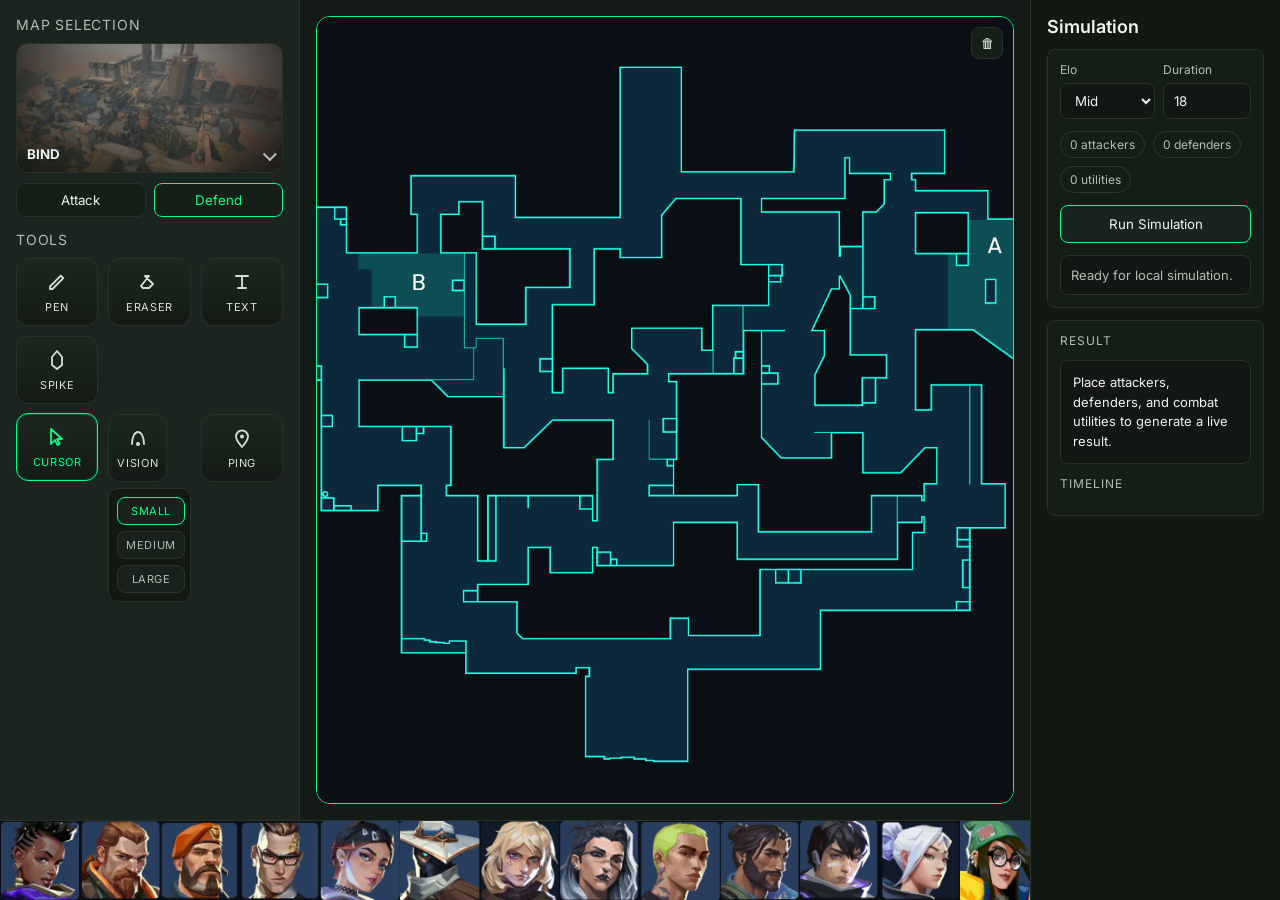
<file: index.html>
<!doctype html>
<html lang="en">
  <head>
    <meta charset="UTF-8" />
    <meta name="viewport" content="width=device-width, initial-scale=1" />
    <title>FPS Strat Simulator</title>
    <!-- Preconnect to font hosts for faster font loading. -->
    <link rel="preconnect" href="https://fonts.googleapis.com" />
    <link rel="preconnect" href="https://fonts.gstatic.com" crossorigin />
    <!-- UI typography for the simulator UI. -->
    <link
      href="https://fonts.googleapis.com/css2?family=Inter:wght@400;500;600;700&display=swap"
      rel="stylesheet"
    />
    <!-- App-specific layout and component styles. -->
    <link rel="stylesheet" href="styles.css" />
  </head>
  <body>
    <!-- Root grid container for left/center/right panels and bottom bar. -->
    <div id="app-container">
      <!-- Left sidebar: map selection, sequence controls, and tools. -->
      <aside class="left-sidebar">
        <section class="sidebar-section">
          <div class="section-title">Map Selection</div>
          <div class="map-card">
            <div class="map-select" id="map-select">
              <button class="map-preview" id="map-preview" type="button">
                <img
                  class="map-preview-cover"
                  id="map-preview-cover"
                  src="assets/ui/bind cover.png"
                  alt=""
                  aria-hidden="true"
                />
                <span id="map-preview-label">BIND</span>
                <span class="map-preview-caret" aria-hidden="true"></span>
              </button>
              <div class="map-dropdown" id="map-dropdown"></div>
            </div>
            <div class="map-toggle">
              <button class="toggle">Attack</button>
              <button class="toggle active">Defend</button>
            </div>
          </div>
        </section>

        <section class="sidebar-section">
          <div class="section-title">Tools</div>
          <div class="toolbar-grid" id="toolbar-grid">
            <button class="tool-btn" data-tool="pen" title="Pen">
              <svg viewBox="0 0 24 24" aria-hidden="true">
                <path
                  d="M5 16.5 15.8 5.7l2.5 2.5L7.5 19H5v-2.5Z"
                  fill="none"
                  stroke="currentColor"
                  stroke-linejoin="round"
                  stroke-width="1.8"
                />
              </svg>
              <span>Pen</span>
            </button>
            <button class="tool-btn" data-tool="eraser" title="Eraser">
              <svg viewBox="0 0 24 24" aria-hidden="true">
                <path
                  d="m8 6 8 8-4 4H6l-2-2 8-10Z"
                  fill="none"
                  stroke="currentColor"
                  stroke-linejoin="round"
                  stroke-width="1.8"
                />
              </svg>
              <span>Eraser</span>
            </button>
            <button class="tool-btn" data-tool="text" title="Text">
              <svg viewBox="0 0 24 24" aria-hidden="true">
                <path
                  d="M6 6h12M12 6v12M8 18h8"
                  fill="none"
                  stroke="currentColor"
                  stroke-linecap="round"
                  stroke-width="1.8"
                />
              </svg>
              <span>Text</span>
            </button>
            <button class="tool-btn" data-tool="spike" title="Plant Spike">
              <svg viewBox="0 0 24 24" aria-hidden="true">
                <path
                  d="M12 3 7 9v8l5 4 5-4V9l-5-6Z"
                  fill="none"
                  stroke="currentColor"
                  stroke-linejoin="round"
                  stroke-width="1.8"
                />
              </svg>
              <span>Spike</span>
            </button>
            <button
              class="tool-btn tool-btn-cursor active"
              data-tool="cursor"
              title="Cursor"
            >
              <svg viewBox="0 0 24 24" aria-hidden="true">
                <path
                  d="M6 4v15l3.8-4 2.7 5 2.2-1.1-2.7-4.9H17L6 4Z"
                  fill="none"
                  stroke="currentColor"
                  stroke-linejoin="round"
                  stroke-width="1.8"
                />
              </svg>
              <span>Cursor</span>
            </button>
            <div class="tool-group">
              <button class="tool-btn" data-tool="vision" title="Vision Cone">
                <svg viewBox="0 0 24 24" aria-hidden="true">
                  <path
                    d="M6 18c0-7.5 3-12 6-12s6 4.5 6 12"
                    fill="none"
                    stroke="currentColor"
                    stroke-linecap="round"
                    stroke-width="1.8"
                  />
                  <circle cx="12" cy="18" r="2" fill="currentColor" />
                </svg>
                <span>Vision</span>
              </button>
              <div class="tool-submenu" id="vision-submenu">
                <button class="tool-suboption active" data-cone="small">Small</button>
                <button class="tool-suboption" data-cone="medium">Medium</button>
                <button class="tool-suboption" data-cone="large">Large</button>
              </div>
            </div>
            <button class="tool-btn" data-tool="ping" title="Ping">
              <svg viewBox="0 0 24 24" aria-hidden="true">
                <path
                  d="M12 21c4-4.5 6-7.6 6-10.5a6 6 0 1 0-12 0C6 13.4 8 16.5 12 21Z"
                  fill="none"
                  stroke="currentColor"
                  stroke-linejoin="round"
                  stroke-width="1.8"
                />
                <circle cx="12" cy="10.5" r="2" fill="currentColor" />
              </svg>
              <span>Ping</span>
            </button>
          </div>
        </section>
      </aside>

      <!-- Center workspace: map canvas. -->
      <main class="center-map">
        <!-- Map canvas viewport used for token placement and dragging. -->
        <div class="map-canvas" id="map-canvas">
          <!-- Trash target: drop tokens here to delete them. -->
          <button class="map-trash" id="map-trash" title="Delete token">🗑</button>
          <div class="map-wrapper" id="map-wrapper">
            <img
              class="map-image"
              id="map-image"
              src="assets/maps/Map Bind.png"
              alt="Bind map"
            />
            <svg
              class="vision-layer"
              id="vision-layer"
              viewBox="0 0 1000 1000"
              preserveAspectRatio="none"
              aria-hidden="true"
            ></svg>
            <canvas class="drawing-layer" id="drawing-layer"></canvas>
          </div>
        </div>
      </main>

      <!-- Right sidebar: live simulation controls and results. -->
      <aside class="right-sidebar">
        <div class="right-header">Simulation</div>

        <section class="sim-panel">
          <div class="field-split">
            <div class="field-stack">
              <label class="field-label" for="elo-select">Elo</label>
              <select class="field-input" id="elo-select">
                <option value="low">Low</option>
                <option value="mid" selected>Mid</option>
                <option value="high">High</option>
              </select>
            </div>
            <div class="field-stack">
              <label class="field-label" for="max-seconds">Duration</label>
              <input
                class="field-input"
                id="max-seconds"
                type="number"
                min="1"
                max="60"
                value="18"
              />
            </div>
          </div>

          <div class="sim-board-meta" id="sim-board-meta">
            <span>0 attackers</span>
            <span>0 defenders</span>
            <span>0 utilities</span>
          </div>

          <button class="primary wide" id="run-sim-btn" type="button">
            Run Simulation
          </button>
          <div class="sim-status" id="sim-status">Waiting for a board state.</div>
        </section>

        <section class="sim-panel">
          <div class="panel-subhead">Result</div>
          <div class="sim-summary" id="sim-summary">
            Place attackers, defenders, and combat utilities to generate a live
            result.
          </div>
          <div class="panel-subhead">Timeline</div>
          <div class="sim-events" id="sim-events"></div>
        </section>
      </aside>

      <!-- Bottom bar: draggable agent roster. -->
      <section class="bottom-bar">
        <div class="bottom-right" id="agent-roster">
          <img src="assets/agents/astra.png" alt="Astra" class="agent-icon" />
          <img src="assets/agents/breach.png" alt="Breach" class="agent-icon" />
          <img src="assets/agents/brimstone.png" alt="Brimstone" class="agent-icon" />
          <img src="assets/agents/chamber.png" alt="Chamber" class="agent-icon" />
          <img src="assets/agents/clove.png" alt="Clove" class="agent-icon" />
          <img src="assets/agents/cypher.png" alt="Cypher" class="agent-icon" />
          <img src="assets/agents/deadlock.png" alt="Deadlock" class="agent-icon" />
          <img src="assets/agents/fade.png" alt="Fade" class="agent-icon" />
          <img src="assets/agents/gekko.png" alt="Gekko" class="agent-icon" />
          <img src="assets/agents/harbor.png" alt="Harbor" class="agent-icon" />
          <img src="assets/agents/iso.png" alt="Iso" class="agent-icon" />
          <img src="assets/agents/jett.png" alt="Jett" class="agent-icon" />
          <img src="assets/agents/kj.png" alt="Killjoy" class="agent-icon" />
          <img src="assets/agents/ko.png" alt="KAY/O" class="agent-icon" />
          <img src="assets/agents/mito.png" alt="Mito" class="agent-icon" />
          <img src="assets/agents/neon.png" alt="Neon" class="agent-icon" />
          <img src="assets/agents/omen.png" alt="Omen" class="agent-icon" />
          <img src="assets/agents/pheonix.png" alt="Phoenix" class="agent-icon" />
          <img src="assets/agents/raze.png" alt="Raze" class="agent-icon" />
          <img src="assets/agents/reyna.png" alt="Reyna" class="agent-icon" />
          <img src="assets/agents/sage.png" alt="Sage" class="agent-icon" />
          <img src="assets/agents/skye.png" alt="Skye" class="agent-icon" />
          <img src="assets/agents/sove.png" alt="Sova" class="agent-icon" />
          <img src="assets/agents/tejo.png" alt="Tejo" class="agent-icon" />
          <img src="assets/agents/veto.png" alt="Veto" class="agent-icon" />
          <img src="assets/agents/viper.png" alt="Viper" class="agent-icon" />
          <img src="assets/agents/vyse.png" alt="Vyse" class="agent-icon" />
          <img src="assets/agents/waylay.png" alt="Waylay" class="agent-icon" />
          <img src="assets/agents/yoru.png" alt="Yoru" class="agent-icon" />
        </div>
      </section>
    </div>
    <!-- Hover popover for agent utilities (positioned via JS). -->
    <div class="utility-popover" id="utility-popover" aria-hidden="true"></div>
    <div class="app-toast" id="app-toast" aria-live="polite" aria-hidden="true"></div>
    <!-- Context menu for selecting weapons on agent tokens. -->
    <div class="weapon-popover" id="weapon-popover" aria-hidden="true">
      <button class="weapon-option" data-weapon="1" title="Pistol">
        <span class="weapon-icon weapon-pistol"></span>
      </button>
      <button class="weapon-option" data-weapon="2" title="SMG">
        <span class="weapon-icon weapon-smg"></span>
      </button>
      <button class="weapon-option" data-weapon="3" title="Rifle">
        <span class="weapon-icon weapon-rifle"></span>
      </button>
      <button class="weapon-option" data-weapon="4" title="Sniper">
        <span class="weapon-icon weapon-sniper"></span>
      </button>
    </div>
    <script type="module">
      import { VisionEngine } from "./visionEngine.js";
      import { createSimulationRunner } from "./browserSimulation.js";

      const mapCanvas = document.getElementById("map-canvas");
      const mapWrapper = document.getElementById("map-wrapper");
      const mapTrash = document.getElementById("map-trash");
      const mapImage = document.getElementById("map-image");
      const mapSelect = document.getElementById("map-select");
      const mapPreview = document.getElementById("map-preview");
      const mapPreviewCover = document.getElementById("map-preview-cover");
      const mapPreviewLabel = document.getElementById("map-preview-label");
      const mapDropdown = document.getElementById("map-dropdown");
      const drawingLayer = document.getElementById("drawing-layer");
      const drawingCtx = drawingLayer.getContext("2d");
      const visionLayer = document.getElementById("vision-layer");
      const agentIcons = document.querySelectorAll(".agent-icon");
      const utilityPopover = document.getElementById("utility-popover");
      const agentRoster = document.getElementById("agent-roster");
      const sideToggles = document.querySelectorAll(".map-toggle .toggle");
      const weaponPopover = document.getElementById("weapon-popover");
      const weaponOptions = weaponPopover.querySelectorAll(".weapon-option");
      const appToast = document.getElementById("app-toast");
      const toolButtons = document.querySelectorAll(".tool-btn");
      const visionSuboptions = document.querySelectorAll(".tool-suboption");
      const eloSelect = document.getElementById("elo-select");
      const maxSecondsInput = document.getElementById("max-seconds");
      const runSimButton = document.getElementById("run-sim-btn");
      const simStatus = document.getElementById("sim-status");
      const simSummary = document.getElementById("sim-summary");
      const simEvents = document.getElementById("sim-events");
      const simBoardMeta = document.getElementById("sim-board-meta");
      const visionEngine = new VisionEngine();
      const simulationRunner = createSimulationRunner();

      let activeToken = null;
      let dragOffsetX = 0;
      let dragOffsetY = 0;
      let activeRotationCone = null;
      let popoverHideTimer = null;
      let toastHideTimer = null;
      let activeAgentId = null;
      let activeWeaponToken = null;
      let currentSide = "defense";
      let currentTool = "cursor";
      let currentVisionCone = "small";
      let currentMap = "Bind";

      let panX = 0;
      let panY = 0;
      let zoom = 1;
      let isPanning = false;
      let panStartX = 0;
      let panStartY = 0;
      let panOriginX = 0;
      let panOriginY = 0;
      let spacePressed = false;
      let suppressMapClick = false;

      let isDrawing = false;
      let currentStroke = null;
      let eraserActive = false;
      const drawnStrokes = [];

      const conePresets = {
        small: { spread: 31.5, range: 72 },
        medium: { spread: 52.5, range: 112 },
        large: { spread: 77, range: 144 },
      };

      const availableMaps = [
        {
          name: "Bind",
          src: "assets/maps/Map Bind.png",
          coverSrc: "assets/ui/bind cover.png",
        },
        {
          name: "Breeze",
          src: "assets/maps/breeze.png",
          coverSrc: "assets/ui/breeze cover.png",
        },
        {
          name: "Fracture",
          src: "assets/maps/fracture.png",
          coverSrc: "assets/ui/fracture cover.png",
        },
        {
          name: "Haven",
          src: "assets/maps/haven.png",
          coverSrc: "assets/ui/heaven cover.png",
        },
        {
          name: "Lotus",
          src: "assets/maps/lotus.png",
          coverSrc: "assets/ui/lotus cover.png",
        },
        {
          name: "Pearl",
          src: "assets/maps/pearl.png",
          coverSrc: "assets/ui/pearl cover.png",
        },
      ];

      const UTILITY_ASSET_BASE = "assets/ui/";
      const AGENT_UTILITY_MANIFEST = {
        phoenix: [
          { id: "phoenix_flash", label: "pheonix flash", type: "util-flash", radius: 22, icon: "pheonix flash.png" },
          { id: "phoenix_nade", label: "pheonix nade", type: "util-molly", radius: 32, icon: "pheonix nade.png" },
        ],
        waylay: [
          { id: "waylay_slow", label: "waylay slow", type: "util-trap", radius: 28, icon: "waylay slow.png" },
        ],
        omen: [
          { id: "omen_smoke", label: "omen smoke", type: "util-cover", radius: 34, icon: "omen smoke.png" },
          { id: "omen_flash", label: "omen flash", type: "util-flash", radius: 22, icon: "omen flash.png" },
        ],
        vyse: [
          { id: "vyse_nade", label: "vyse nade", type: "util-molly", radius: 32, icon: "vyse nade.png" },
          { id: "vyse_flash", label: "vyse flash", type: "util-flash", radius: 22, icon: "vyse flash.png" },
          { id: "vyse_wall", label: "vyse wall", type: "util-cover", radius: 46, icon: "vyse wall.png" },
        ],
        clove: [
          { id: "clove_nade", label: "clove nade", type: "util-molly", radius: 32, icon: "clove nade.png" },
          { id: "clove_smoke", label: "clove smoke", type: "util-cover", radius: 34, icon: "clove smoke.png" },
        ],
        raze: [
          { id: "raze_nade", label: "raze nade", type: "util-molly", radius: 32, icon: "raze nade.png" },
        ],
        yoru: [
          { id: "yoru_flash", label: "yoru flash", type: "util-flash", radius: 22, icon: "yoru flash.png" },
        ],
        sova: [
          { id: "sova_nade", label: "sova nade", type: "util-molly", radius: 32, icon: "sova nade.png" },
        ],
        gekko: [
          { id: "gekko_nade", label: "gekko nade", type: "util-molly", radius: 32, icon: "gekko nade.png" },
          { id: "gekko_flash", label: "gekko flash", type: "util-flash", radius: 22, icon: "gekko flash.png" },
        ],
        skye: [
          { id: "skye_flash", label: "skye flash", type: "util-flash", radius: 22, icon: "skye flash.png" },
        ],
        breach: [
          { id: "breach_stun", label: "breach stun", type: "util-stun", radius: 38, icon: "breach stun.png" },
          { id: "breach_flash", label: "breach flash", type: "util-flash", radius: 22, icon: "breach flash.png" },
        ],
        tejo: [
          { id: "tejo_stun", label: "tejo stun", type: "util-stun", radius: 38, icon: "tejo stun.png" },
          { id: "tejo_nade", label: "tejo nade", type: "util-molly", radius: 32, icon: "tejo nade.png" },
        ],
        astra: [
          { id: "astra_smoke", radius: 34, label: "astra smoke", type: "util-cover", icon: "astra smoke.png" },
        ],
        cypher: [
          { id: "cypher_smoke", label: "cypher smoke", type: "util-cover", radius: 34, icon: "cypher smoke.png" },
        ],
        brimstone: [
          { id: "brim_smoke", label: "brim smoke", type: "util-cover", radius: 34, icon: "brim smoke.png" },
          { id: "brim_nade", label: "brim nade", type: "util-molly", radius: 32, icon: "brim nade.png" },
        ],
        viper: [
          { id: "viper_nade", label: "viper nade", type: "util-molly", radius: 32, icon: "viper nade.png" },
          { id: "viper_smoke", label: "viper smoke", type: "util-cover", radius: 34, icon: "viper smoke.png" },
        ],
        reyna: [
          { id: "reyna_flash", label: "reyna flash", type: "util-flash", radius: 22, icon: "reyna flash.png" },
        ],
        neon: [
          { id: "neon_nade", label: "neon nade", type: "util-molly", radius: 32, icon: "neon nade.png" },
        ],
        sage: [
          { id: "sage_wall", label: "sage wall", type: "util-cover", radius: 46, icon: "sage wall.png" },
        ],
        kayo: [
          { id: "ko_flash", label: "ko flash", type: "util-flash", radius: 22, icon: "ko flash.png" },
          { id: "ko_nade", label: "ko nade", type: "util-molly", radius: 32, icon: "ko nade.png" },
        ],
        killjoy: [
          { id: "killjoy_nade", label: "killjoy nade", type: "util-molly", radius: 32, icon: "killjoy nade.png" },
        ],
      };
      const agentIdAliases = {
        kj: "killjoy",
        ko: "kayo",
        pheonix: "phoenix",
        sove: "sova",
      };
      const agentUtilities = {
        astra: AGENT_UTILITY_MANIFEST.astra,
        breach: AGENT_UTILITY_MANIFEST.breach,
        brimstone: AGENT_UTILITY_MANIFEST.brimstone,
        chamber: [],
        clove: AGENT_UTILITY_MANIFEST.clove,
        cypher: AGENT_UTILITY_MANIFEST.cypher,
        deadlock: [],
        fade: [],
        gekko: AGENT_UTILITY_MANIFEST.gekko,
        harbor: [],
        iso: [],
        jett: [],
        kayo: AGENT_UTILITY_MANIFEST.kayo,
        killjoy: AGENT_UTILITY_MANIFEST.killjoy,
        mito: [],
        neon: AGENT_UTILITY_MANIFEST.neon,
        omen: AGENT_UTILITY_MANIFEST.omen,
        phoenix: AGENT_UTILITY_MANIFEST.phoenix,
        raze: AGENT_UTILITY_MANIFEST.raze,
        reyna: AGENT_UTILITY_MANIFEST.reyna,
        sage: AGENT_UTILITY_MANIFEST.sage,
        skye: AGENT_UTILITY_MANIFEST.skye,
        sova: AGENT_UTILITY_MANIFEST.sova,
        tejo: AGENT_UTILITY_MANIFEST.tejo,
        veto: [],
        viper: AGENT_UTILITY_MANIFEST.viper,
        vyse: AGENT_UTILITY_MANIFEST.vyse,
        waylay: AGENT_UTILITY_MANIFEST.waylay,
        yoru: AGENT_UTILITY_MANIFEST.yoru,
      };
      const utilityRadii = {
        "util-flash": 22,
        "util-molly": 32,
        "util-cover": 34,
        "util-recon": 52,
        "util-trap": 28,
        "util-stun": 38,
      };
      const visionSupportRadius = 96;
      let agentInstanceCounter = 0;
      const agentLabelCounters = {};

      function clamp(value, min, max) {
        return Math.max(min, Math.min(max, value));
      }

      async function warmupSimulationRuntime() {
        try {
          await simulationRunner.warmup();
        } catch {
          // The runner falls back to inline simulation when worker warmup fails.
        }
      }

      function createRuntimeId(prefix) {
        agentInstanceCounter += 1;
        if (typeof crypto !== "undefined" && typeof crypto.randomUUID === "function") {
          return `${prefix}-${crypto.randomUUID()}`;
        }
        return `${prefix}-${Date.now()}-${agentInstanceCounter}`;
      }

      function getNextAgentDisplayName(agentId, fallbackName) {
        agentLabelCounters[agentId] = (agentLabelCounters[agentId] || 0) + 1;
        const nextIndex = agentLabelCounters[agentId];
        return nextIndex === 1 ? fallbackName : `${fallbackName} ${nextIndex}`;
      }

      function setSimulationStatus(message, tone = "neutral") {
        simStatus.textContent = message;
        simStatus.dataset.tone = tone;
      }

      function showToast(message, tone = "error") {
        if (!appToast) return;
        appToast.textContent = message;
        appToast.dataset.tone = tone;
        appToast.classList.add("active");
        appToast.setAttribute("aria-hidden", "false");
        if (toastHideTimer) clearTimeout(toastHideTimer);
        toastHideTimer = setTimeout(() => {
          appToast.classList.remove("active");
          appToast.setAttribute("aria-hidden", "true");
        }, 2400);
      }

      function getAgentCountForSide(side) {
        return Array.from(mapWrapper.querySelectorAll(".map-agent-token")).filter(
          (token) => token.dataset.side === side
        ).length;
      }

      function updateBoardMeta() {
        const players = Array.from(mapWrapper.querySelectorAll(".map-agent-token"));
        const utilities = Array.from(mapWrapper.querySelectorAll(".map-utility"));
        const attackers = players.filter((token) => token.dataset.side === "attack").length;
        const defenders = players.filter((token) => token.dataset.side === "defense").length;
        simBoardMeta.innerHTML = `
          <span>${attackers} attackers</span>
          <span>${defenders} defenders</span>
          <span>${utilities.length} utilities</span>
        `;
      }

      function renderSimulationResult(result) {
        const attackCount = result.side_counts?.attack ?? 0;
        const defenseCount = result.side_counts?.defense ?? 0;
        const winnerText = result.winner_side
          ? `${result.winner_side.toUpperCase()} advantage`
          : "No clear winner";
        simSummary.innerHTML = `
          <div class="summary-result">${result.result}</div>
          <div class="summary-meta">${winnerText}</div>
          <div class="summary-meta">Tick ${result.tick} on ${result.map} | ${result.elo.toUpperCase()} elo</div>
          <div class="summary-meta">${attackCount} attackers alive, ${defenseCount} defenders alive</div>
          <div class="summary-meta">Runtime: ${(result.runtime?.mode || "inline").toUpperCase()} | ${result.runtime?.elapsed_ms ?? "?"} ms</div>
          <div class="summary-meta">Survivors: ${
            result.survivors?.length ? result.survivors.join(", ") : "none"
          }</div>
        `;

        if (!result.events?.length) {
          simEvents.innerHTML = '<div class="sim-event empty">No combat events resolved.</div>';
          return;
        }

        simEvents.innerHTML = result.events
          .map(
            (event) => `
              <article class="sim-event">
                <div class="sim-event-tick">Tick ${event.tick}</div>
                <div>${event.event}</div>
              </article>
            `
          )
          .join("");
      }

      function isFinitePoint(point) {
        return Number.isFinite(point?.x) && Number.isFinite(point?.y);
      }

      function isPointInsidePolygon(point, polygon) {
        if (!isFinitePoint(point) || !Array.isArray(polygon) || polygon.length < 3) {
          return false;
        }

        let inside = false;
        for (let index = 0, prevIndex = polygon.length - 1; index < polygon.length; prevIndex = index, index += 1) {
          const current = polygon[index];
          const previous = polygon[prevIndex];
          const intersects =
            (current.y > point.y) !== (previous.y > point.y) &&
            point.x <
              ((previous.x - current.x) * (point.y - current.y)) /
                ((previous.y - current.y) || Number.EPSILON) +
                current.x;
          if (intersects) inside = !inside;
        }

        return inside;
      }

      function buildVisionSources() {
        return Array.from(mapWrapper.querySelectorAll(".vision-origin"))
          .map((emitter, index) => {
            const x = parseFloat(emitter.style.left);
            const y = parseFloat(emitter.style.top);
            const angle = parseFloat(emitter.dataset.angle || "0");
            const coneType = emitter.dataset.cone || "medium";
            const preset = conePresets[coneType] || conePresets.medium;
            const coverage = [
              { x, y },
              ...visionEngine.calculateCone(x, y, angle, coneType),
            ].filter(isFinitePoint);

            return {
              id: emitter.dataset.instanceId || `vision_${index}`,
              side: emitter.dataset.side || "attack",
              x,
              y,
              angle,
              cone_type: coneType,
              support_radius: visionSupportRadius,
              range: preset.range,
              spread: preset.spread,
              coverage,
            };
          })
          .filter((source) => source.coverage.length >= 3);
      }

      function findNearestOpponent(player, players) {
        let nearest = null;
        let nearestDistance = Number.POSITIVE_INFINITY;

        players.forEach((candidate) => {
          if (candidate.side === player.side) return;
          const distance = Math.hypot(candidate.x - player.x, candidate.y - player.y);
          if (distance < nearestDistance) {
            nearest = candidate;
            nearestDistance = distance;
          }
        });

        return nearest;
      }

      function deriveVisionContextForPlayer(player, players, visionSources) {
        const nearestOpponent = findNearestOpponent(player, players);
        const friendlySource = visionSources.find((source) => {
          if (source.side !== player.side) return false;
          const supportDistance = Math.hypot(source.x - player.x, source.y - player.y);
          if (supportDistance > source.support_radius) return false;
          if (!nearestOpponent) return false;
          return isPointInsidePolygon(nearestOpponent, source.coverage);
        });
        const revealedByEnemy = visionSources.some(
          (source) => source.side !== player.side && isPointInsidePolygon(player, source.coverage)
        );

        return {
          angle_state: friendlySource
            ? player.side === "attack"
              ? "peeking_90"
              : "holding_45"
            : "neutral",
          supported_by_friendly: Boolean(friendlySource),
          revealed_to_enemy: revealedByEnemy,
          source_id: friendlySource?.id || null,
          cone_type: friendlySource?.cone_type || null,
        };
      }

      function applyMapTransform() {
        mapWrapper.style.transform = `translate(${panX}px, ${panY}px) scale(${zoom})`;
      }

      function screenToMap(clientX, clientY) {
        const canvasRect = mapCanvas.getBoundingClientRect();
        return {
          x: (clientX - canvasRect.left - panX) / zoom,
          y: (clientY - canvasRect.top - panY) / zoom,
        };
      }

      function getMapSize() {
        return {
          width: mapCanvas.clientWidth,
          height: mapCanvas.clientHeight,
        };
      }

      function getElementSizeInMap(el) {
        const rect = el.getBoundingClientRect();
        return { width: rect.width / zoom, height: rect.height / zoom };
      }

      function initializeVisionMap() {
        const { width, height } = getMapSize();
        if (!width || !height || !mapImage.complete) return;
        visionEngine.initializeMap(mapImage, width, height);
        renderVisionCones();
      }

      function setLayerSizes() {
        const { width, height } = getMapSize();
        drawingLayer.width = width;
        drawingLayer.height = height;
        visionLayer.setAttribute("viewBox", `0 0 ${width} ${height}`);
        redrawDrawingLayer();
        initializeVisionMap();
      }

      function clearCurrentMapState() {
        activeToken = null;
        activeRotationCone = null;
        isDrawing = false;
        eraserActive = false;
        currentStroke = null;
        panX = 0;
        panY = 0;
        zoom = 1;
        mapTrash.classList.remove("active");
        utilityPopover.classList.remove("active");
        utilityPopover.setAttribute("aria-hidden", "true");
        hideWeaponPopover();
        drawnStrokes.length = 0;
        Object.keys(agentLabelCounters).forEach((key) => delete agentLabelCounters[key]);
        redrawDrawingLayer();
        visionLayer.innerHTML = "";
        mapWrapper
          .querySelectorAll(
            ".map-agent-token, .map-utility, .map-note, .map-spike, .map-ping, .vision-origin"
          )
          .forEach((element) => element.remove());
        applyMapTransform();
        updateBoardMeta();
        simSummary.textContent =
          "Place attackers, defenders, and combat utilities to generate a live result.";
        simEvents.innerHTML = "";
        setSimulationStatus("Waiting for a board state.");
      }

      function renderMapOptions() {
        mapDropdown.innerHTML = "";
        availableMaps.forEach((mapOption) => {
          const button = document.createElement("button");
          button.className = "map-option";
          button.type = "button";
          button.textContent = mapOption.name;
          button.classList.toggle("active", mapOption.name === currentMap);
          button.addEventListener("click", () => {
            setCurrentMap(mapOption.name);
          });
          mapDropdown.appendChild(button);
        });
      }

      function setCurrentMap(name) {
        const nextMap = availableMaps.find((mapOption) => mapOption.name === name);
        if (!nextMap) return;
        clearCurrentMapState();
        currentMap = nextMap.name;
        mapPreviewLabel.textContent = nextMap.name.toUpperCase();
        mapPreviewCover.src = nextMap.coverSrc;
        mapImage.src = nextMap.src;
        mapImage.alt = `${nextMap.name} map`;
        mapSelect.classList.remove("open");
        renderMapOptions();
        setLayerSizes();
      }

      function getAgentIdFromIcon(icon) {
        const src = icon.getAttribute("src") || "";
        const rawId = (src.split("/").pop() || "").toLowerCase().replace(".png", "");
        return agentIdAliases[rawId] || rawId;
      }

      function getUtilityIconSrc(icon) {
        return `${UTILITY_ASSET_BASE}${icon}`;
      }

      function getUtilityVisualClass(utility) {
        if (utility.type !== "util-cover") return utility.type;
        return utility.radius >= 46 ? "util-line" : "util-sphere";
      }

      function getTeamStrokeColor(side) {
        return side === "attack" ? "#ff4655" : "#f5f7f6";
      }

      function setCurrentTool(tool) {
        currentTool = tool;
        toolButtons.forEach((button) => {
          button.classList.toggle("active", button.dataset.tool === tool);
        });
        drawingLayer.style.pointerEvents =
          tool === "pen" || tool === "eraser" ? "auto" : "none";
        mapCanvas.style.cursor =
          tool === "pen" || tool === "eraser"
            ? "crosshair"
            : spacePressed
              ? "grab"
              : "";
      }

      function setVisionConeSize(size) {
        currentVisionCone = size;
        visionSuboptions.forEach((option) => {
          option.classList.toggle("active", option.dataset.cone === size);
        });
      }

      function renderUtilityPopover(agentId) {
        const utilities = agentUtilities[agentId] || [];
        utilityPopover.innerHTML = "";
        utilities.forEach((util) => {
          const button = document.createElement("button");
          button.className = "utility-item";
          button.dataset.utilityType = util.type;
          button.dataset.utilityId = util.id;
          button.dataset.utilityRadius = `${util.radius}`;
          button.dataset.utilityIcon = getUtilityIconSrc(util.icon);
          button.title = util.label;
          const icon = document.createElement("img");
          icon.setAttribute("src", getUtilityIconSrc(util.icon));
          icon.alt = "";
          icon.width = 24;
          icon.height = 24;
          icon.setAttribute("aria-hidden", "true");
          button.appendChild(icon);
          button.addEventListener("mousedown", (event) => {
            event.preventDefault();
            createUtilityOnMap(util);
          });
          utilityPopover.appendChild(button);
        });
      }

      function showUtilityPopover(icon) {
        const agentId = icon.dataset.agentId;
        if (!agentId) return;
        activeAgentId = agentId;
        renderUtilityPopover(agentId);
        utilityPopover.classList.add("active");
        utilityPopover.setAttribute("aria-hidden", "false");
        const iconRect = icon.getBoundingClientRect();
        const popoverRect = utilityPopover.getBoundingClientRect();
        const left = clamp(
          iconRect.left + iconRect.width / 2 - popoverRect.width / 2,
          8,
          window.innerWidth - popoverRect.width - 8
        );
        const top = clamp(
          iconRect.top - popoverRect.height,
          8,
          window.innerHeight - popoverRect.height - 8
        );
        utilityPopover.style.left = `${left}px`;
        utilityPopover.style.top = `${top}px`;
      }

      function schedulePopoverHide() {
        if (popoverHideTimer) clearTimeout(popoverHideTimer);
        popoverHideTimer = setTimeout(() => {
          utilityPopover.classList.remove("active");
          utilityPopover.setAttribute("aria-hidden", "true");
          activeAgentId = null;
        }, 120);
      }

      function cancelPopoverHide() {
        if (!popoverHideTimer) return;
        clearTimeout(popoverHideTimer);
        popoverHideTimer = null;
      }

      function isMovingToPopover(event) {
        return utilityPopover.contains(event.relatedTarget);
      }

      function isMovingToAgent(event) {
        return event.relatedTarget && event.relatedTarget.classList?.contains("agent-icon");
      }

      function showWeaponPopover(token, clientX, clientY) {
        activeWeaponToken = token;
        weaponPopover.classList.add("active");
        weaponPopover.setAttribute("aria-hidden", "false");
        const popRect = weaponPopover.getBoundingClientRect();
        weaponPopover.style.left = `${clamp(clientX + 8, 8, window.innerWidth - popRect.width - 8)}px`;
        weaponPopover.style.top = `${clamp(clientY - popRect.height / 2, 8, window.innerHeight - popRect.height - 8)}px`;
      }

      function hideWeaponPopover() {
        weaponPopover.classList.remove("active");
        weaponPopover.setAttribute("aria-hidden", "true");
        activeWeaponToken = null;
      }

      function attachDragBehavior(element, anchor = "center", onMove = null) {
        element.dataset.anchor = anchor;
        element.addEventListener("mousedown", (event) => {
          if (spacePressed || event.button === 1) return;
          if (event.target.closest(".vision-rotate-handle")) return;
          suppressMapClick = true;
          activeToken = element;
          const cursor = screenToMap(event.clientX, event.clientY);
          dragOffsetX = cursor.x - parseFloat(element.style.left || "0");
          dragOffsetY = cursor.y - parseFloat(element.style.top || "0");
          element.style.cursor = "grabbing";
          element.dataset.moveHandler = onMove ? "true" : "false";
          element._moveHandler = onMove;
        });
      }

      function createAgentToken(icon) {
        if (getAgentCountForSide(currentSide) >= 5) {
          showToast(
            `You can only place 5 ${currentSide === "attack" ? "attackers" : "defenders"}.`
          );
          return;
        }

        const token = document.createElement("div");
        const agentId = getAgentIdFromIcon(icon);
        const displayName = getNextAgentDisplayName(agentId, icon.alt || "Agent");
        token.className = "map-agent-token";
        token.dataset.side = currentSide;
        token.dataset.weapon = "3";
        token.dataset.agentId = agentId;
        token.dataset.instanceId = createRuntimeId(agentId || "agent");
        token.dataset.displayName = displayName;
        token.style.backgroundImage = `url("${icon.src}")`;
        token.setAttribute("aria-label", displayName);
        const badge = document.createElement("span");
        badge.className = "weapon-badge";
        badge.dataset.weapon = "3";
        badge.title = "Change weapon";
        const badgeIcon = document.createElement("span");
        badgeIcon.className = "weapon-icon";
        badge.appendChild(badgeIcon);
        token.appendChild(badge);
        const { width, height } = getMapSize();
        token.style.left = `${width / 2 - 20}px`;
        token.style.top = `${height / 2 - 20}px`;
        token.addEventListener("contextmenu", (event) => {
          event.preventDefault();
          showWeaponPopover(token, event.clientX, event.clientY);
        });
        token.addEventListener("dblclick", (event) => {
          showWeaponPopover(token, event.clientX, event.clientY);
        });
        badge.addEventListener("mousedown", (event) => {
          event.stopPropagation();
        });
        badge.addEventListener("click", (event) => {
          event.stopPropagation();
          showWeaponPopover(token, event.clientX, event.clientY);
        });
        attachDragBehavior(token, "topleft");
        mapWrapper.appendChild(token);
        updateBoardMeta();
      }

      function createUtilityOnMap(utility) {
        const util = document.createElement("div");
        util.className = `map-utility ${getUtilityVisualClass(utility)}`;
        util.dataset.utilityId = utility.id;
        util.dataset.utilityType = utility.type;
        util.dataset.utilityRadius = `${utility.radius}`;
        util.dataset.utilityLabel = utility.label;
        util.dataset.utilityIcon = getUtilityIconSrc(utility.icon);
        util.dataset.side = currentSide;
        const { width, height } = getMapSize();
        util.style.left = `${width / 2}px`;
        util.style.top = `${height / 2}px`;
        attachDragBehavior(util, "center");
        mapWrapper.appendChild(util);
        updateBoardMeta();
      }

      function createTextNote(x, y) {
        const note = document.createElement("div");
        note.className = "map-note";
        note.contentEditable = "true";
        note.dataset.side = currentSide;
        note.textContent = "New callout";
        note.style.left = `${x}px`;
        note.style.top = `${y}px`;
        attachDragBehavior(note, "topleft");
        note.addEventListener("dblclick", () => {
          note.focus();
        });
        note.addEventListener("blur", () => {
          if (!note.textContent.trim()) note.remove();
        });
        mapWrapper.appendChild(note);
        requestAnimationFrame(() => note.focus());
      }

      function createSpikeMarker(x, y) {
        const spike = document.createElement("div");
        spike.className = "map-spike";
        spike.dataset.side = currentSide;
        spike.style.left = `${x}px`;
        spike.style.top = `${y}px`;
        attachDragBehavior(spike, "center");
        mapWrapper.appendChild(spike);
      }

      function createPingMarker(x, y) {
        const ping = document.createElement("div");
        ping.className = "map-ping";
        ping.dataset.side = currentSide;
        ping.style.left = `${x}px`;
        ping.style.top = `${y}px`;
        attachDragBehavior(ping, "center");
        mapWrapper.appendChild(ping);
      }

      function createVisionEmitter(x, y) {
        const emitter = document.createElement("div");
        emitter.className = "vision-origin";
        emitter.dataset.side = currentSide;
        emitter.dataset.cone = currentVisionCone;
        emitter.dataset.angle = "0";
        emitter.dataset.instanceId = createRuntimeId("vision");
        emitter.style.left = `${x}px`;
        emitter.style.top = `${y}px`;
        const handle = document.createElement("button");
        handle.className = "vision-rotate-handle";
        handle.type = "button";
        handle.addEventListener("mousedown", (event) => {
          event.stopPropagation();
          event.preventDefault();
          activeRotationCone = emitter;
        });
        emitter.appendChild(handle);
        attachDragBehavior(emitter, "center", renderVisionCones);
        mapWrapper.appendChild(emitter);
        renderVisionCones();
      }

      function getMapCenterPoint() {
        const { width, height } = getMapSize();
        return { x: width / 2, y: height / 2 };
      }

      function redrawDrawingLayer() {
        drawingCtx.clearRect(0, 0, drawingLayer.width, drawingLayer.height);
        drawnStrokes.forEach((stroke) => {
          if (stroke.points.length < 2) return;
          drawingCtx.beginPath();
          drawingCtx.lineWidth = stroke.width;
          drawingCtx.lineCap = "round";
          drawingCtx.lineJoin = "round";
          drawingCtx.strokeStyle = stroke.color;
          drawingCtx.moveTo(stroke.points[0].x, stroke.points[0].y);
          stroke.points.slice(1).forEach((point) => drawingCtx.lineTo(point.x, point.y));
          drawingCtx.stroke();
        });
      }

      function pointToSegmentDistance(px, py, ax, ay, bx, by) {
        const abx = bx - ax;
        const aby = by - ay;
        const abSquared = abx * abx + aby * aby;
        if (!abSquared) return Math.hypot(px - ax, py - ay);
        const t = clamp(((px - ax) * abx + (py - ay) * aby) / abSquared, 0, 1);
        const closestX = ax + abx * t;
        const closestY = ay + aby * t;
        return Math.hypot(px - closestX, py - closestY);
      }

      function eraseStrokeAt(x, y) {
        const hitIndex = drawnStrokes.findIndex((stroke) =>
          stroke.points.some((point, index) => {
            if (index === 0) return false;
            const prev = stroke.points[index - 1];
            return pointToSegmentDistance(x, y, prev.x, prev.y, point.x, point.y) <= 8;
          })
        );
        if (hitIndex >= 0) {
          drawnStrokes.splice(hitIndex, 1);
          redrawDrawingLayer();
        }
      }

      function renderVisionCones() {
        visionLayer.innerHTML = "";
        const defs = document.createElementNS("http://www.w3.org/2000/svg", "defs");
        visionLayer.appendChild(defs);
        const emitters = mapWrapper.querySelectorAll(".vision-origin");

        emitters.forEach((emitter, index) => {
          const origin = {
            x: parseFloat(emitter.style.left),
            y: parseFloat(emitter.style.top),
          };
          const angle = parseFloat(emitter.dataset.angle || "0");
          const coneType = emitter.dataset.cone || "medium";
          const preset = conePresets[coneType];
          const rayPoints = visionEngine.calculateCone(
            origin.x,
            origin.y,
            angle,
            coneType
          );
          const points = [origin, ...rayPoints];
          const gradient = document.createElementNS("http://www.w3.org/2000/svg", "radialGradient");
          gradient.id = `vision-gradient-${index}`;
          gradient.setAttribute("gradientUnits", "userSpaceOnUse");
          gradient.setAttribute("cx", `${origin.x}`);
          gradient.setAttribute("cy", `${origin.y}`);
          gradient.setAttribute("r", `${preset.range}`);
          [
            { offset: "0%", color: "#ffffff", opacity: "0.22" },
            { offset: "55%", color: "#96beff", opacity: "0.18" },
            { offset: "100%", color: "#96beff", opacity: "0" },
          ].forEach((stopConfig) => {
            const stop = document.createElementNS("http://www.w3.org/2000/svg", "stop");
            stop.setAttribute("offset", stopConfig.offset);
            stop.setAttribute("stop-color", stopConfig.color);
            stop.setAttribute("stop-opacity", stopConfig.opacity);
            gradient.appendChild(stop);
          });
          defs.appendChild(gradient);

          const polygon = document.createElementNS("http://www.w3.org/2000/svg", "polygon");
          const validPoints = points.filter(
            (point) => Number.isFinite(point.x) && Number.isFinite(point.y)
          );
          if (validPoints.length < 3) return;
          polygon.setAttribute(
            "points",
            validPoints.map((point) => `${point.x},${point.y}`).join(" ")
          );
          polygon.setAttribute("fill", `url(#${gradient.id})`);
          polygon.setAttribute("stroke", "rgba(220,236,255,0.38)");
          polygon.setAttribute("stroke-width", "1");
          polygon.setAttribute("fill-rule", "nonzero");
          visionLayer.appendChild(polygon);
        });
      }

      function buildSimulationPayload() {
        const players = Array.from(mapWrapper.querySelectorAll(".map-agent-token")).map((token) => ({
          id: token.dataset.instanceId || createRuntimeId(token.dataset.agentId || "agent"),
          display_name: token.dataset.displayName || token.getAttribute("aria-label") || "Agent",
          x: parseFloat(token.style.left),
          y: parseFloat(token.style.top),
          side: token.dataset.side || "attack",
          weapon_category: parseInt(token.dataset.weapon || "3", 10),
          angle_state: "neutral",
        }));
        const visionSources = buildVisionSources();
        const playersWithVision = players.map((player) => ({
          ...player,
          vision_context: deriveVisionContextForPlayer(player, players, visionSources),
        }));

        const utilities = Array.from(mapWrapper.querySelectorAll(".map-utility")).map(
          (util, index) => {
            const utilityType = util.dataset.utilityType || "util-cover";
            const utilityRadius = parseFloat(util.dataset.utilityRadius || "");
            return {
              id: util.dataset.utilityId || `util_${index}`,
              type: utilityType,
              x: parseFloat(util.style.left),
              y: parseFloat(util.style.top),
              radius: Number.isFinite(utilityRadius) ? utilityRadius : utilityRadii[utilityType] || 0,
              side: util.dataset.side || "attack",
            };
          }
        );

        return {
          map: currentMap,
          created_at: new Date().toISOString(),
          players: playersWithVision,
          utilities,
          vision_sources: visionSources,
          elo: eloSelect.value,
          max_seconds: parseInt(maxSecondsInput.value || "18", 10),
        };
      }

      async function runSimulation() {
        const payload = buildSimulationPayload();
        const attackCount = payload.players.filter((player) => player.side === "attack").length;
        const defenseCount = payload.players.filter((player) => player.side === "defense").length;

        if (!attackCount || !defenseCount) {
          setSimulationStatus(
            "Place at least one attacker and one defender on the map before simulating.",
            "error"
          );
          return;
        }

        runSimButton.disabled = true;
        setSimulationStatus("Running local simulation...", "loading");
        simEvents.innerHTML = "";

        try {
          const result = await simulationRunner.run(payload);
          renderSimulationResult(result);
          setSimulationStatus("Simulation complete.", "success");
        } catch (error) {
          simSummary.textContent =
            "The in-browser simulation could not finish. No server is required, so this failure happened inside the page runtime.";
          simEvents.innerHTML = "";
          setSimulationStatus(error.message || "Simulation failed.", "error");
        } finally {
          runSimButton.disabled = false;
        }
      }

      function setSide(side) {
        currentSide = side;
        document.body.dataset.side = side;
        sideToggles.forEach((btn) => {
          btn.classList.toggle("active", btn.dataset.side === side);
        });
      }

      sideToggles.forEach((btn) => {
        const label = btn.textContent.trim().toLowerCase();
        btn.dataset.side = label === "attack" ? "attack" : "defense";
        btn.addEventListener("click", () => setSide(btn.dataset.side));
      });

      runSimButton.addEventListener("click", runSimulation);

      toolButtons.forEach((button) => {
        button.addEventListener("click", () => {
          const tool = button.dataset.tool;
          setCurrentTool(tool);
          const center = getMapCenterPoint();
          if (tool === "ping") createPingMarker(center.x, center.y);
          if (tool === "text") createTextNote(center.x, center.y);
          if (tool === "spike") createSpikeMarker(center.x, center.y);
          if (tool === "vision") createVisionEmitter(center.x, center.y);
        });
      });

      visionSuboptions.forEach((option) => {
        option.addEventListener("click", (event) => {
          event.stopPropagation();
          setVisionConeSize(option.dataset.cone);
          setCurrentTool("vision");
        });
      });

      weaponOptions.forEach((btn) => {
        btn.addEventListener("click", () => {
          if (!activeWeaponToken) return;
          const weapon = btn.dataset.weapon;
          activeWeaponToken.dataset.weapon = weapon;
          const badge = activeWeaponToken.querySelector(".weapon-badge");
          if (badge) badge.dataset.weapon = weapon;
          hideWeaponPopover();
        });
      });

      agentIcons.forEach((icon) => {
        icon.dataset.agentId = getAgentIdFromIcon(icon);
        icon.addEventListener("click", () => createAgentToken(icon));
        icon.addEventListener("mouseenter", () => {
          cancelPopoverHide();
          showUtilityPopover(icon);
        });
        icon.addEventListener("mouseleave", (event) => {
          if (!isMovingToPopover(event)) schedulePopoverHide();
        });
      });

      utilityPopover.addEventListener("mouseenter", cancelPopoverHide);
      utilityPopover.addEventListener("mouseleave", (event) => {
        if (!isMovingToAgent(event)) schedulePopoverHide();
      });

      document.addEventListener("click", (event) => {
        if (!mapSelect.contains(event.target)) {
          mapSelect.classList.remove("open");
        }
        if (
          weaponPopover.classList.contains("active") &&
          !weaponPopover.contains(event.target) &&
          !(activeWeaponToken && activeWeaponToken.contains(event.target))
        ) {
          hideWeaponPopover();
        }
      });

      mapPreview.addEventListener("click", () => {
        mapSelect.classList.toggle("open");
      });

      drawingLayer.addEventListener("mousedown", (event) => {
        if (currentTool !== "pen" && currentTool !== "eraser") return;
        const point = screenToMap(event.clientX, event.clientY);

        if (currentTool === "pen") {
          isDrawing = true;
          currentStroke = {
            points: [point],
            width: 3,
            color: getTeamStrokeColor(currentSide),
          };
          drawnStrokes.push(currentStroke);
          redrawDrawingLayer();
        } else {
          eraserActive = true;
          eraseStrokeAt(point.x, point.y);
        }
      });

      drawingLayer.addEventListener("mousemove", (event) => {
        const point = screenToMap(event.clientX, event.clientY);
        if (isDrawing && currentStroke) {
          currentStroke.points.push(point);
          redrawDrawingLayer();
        } else if (eraserActive) {
          eraseStrokeAt(point.x, point.y);
        }
      });

      document.addEventListener("mouseup", () => {
        isDrawing = false;
        eraserActive = false;
        currentStroke = null;
        if (isPanning) {
          isPanning = false;
          mapCanvas.style.cursor = spacePressed ? "grab" : "";
        }
        if (activeToken) {
          const trashRect = mapTrash.getBoundingClientRect();
          const tokenRect = activeToken.getBoundingClientRect();
          const overlaps =
            tokenRect.left < trashRect.right &&
            tokenRect.right > trashRect.left &&
            tokenRect.top < trashRect.bottom &&
            tokenRect.bottom > trashRect.top;

          if (overlaps) {
            if (activeToken.classList.contains("vision-origin")) renderVisionCones();
            activeToken.remove();
            renderVisionCones();
            updateBoardMeta();
          } else {
            activeToken.style.cursor = activeToken.classList.contains("map-note")
              ? "text"
              : "grab";
          }

          mapTrash.classList.remove("active");
          activeToken = null;
        }
        activeRotationCone = null;
        requestAnimationFrame(() => {
          suppressMapClick = false;
        });
      });

      document.addEventListener("mousemove", (event) => {
        if (isPanning) {
          panX = panOriginX + (event.clientX - panStartX);
          panY = panOriginY + (event.clientY - panStartY);
          applyMapTransform();
          return;
        }

        if (activeRotationCone) {
          const cursor = screenToMap(event.clientX, event.clientY);
          const originX = parseFloat(activeRotationCone.style.left);
          const originY = parseFloat(activeRotationCone.style.top);
          activeRotationCone.dataset.angle = `${Math.atan2(cursor.y - originY, cursor.x - originX)}`;
          renderVisionCones();
          return;
        }

        if (!activeToken) return;

        const cursor = screenToMap(event.clientX, event.clientY);
        const mapSize = getMapSize();
        const tokenSize = getElementSizeInMap(activeToken);
        const anchor = activeToken.dataset.anchor || "topleft";

        if (anchor === "center") {
          const halfW = tokenSize.width / 2;
          const halfH = tokenSize.height / 2;
          const centerX = clamp(cursor.x - dragOffsetX, halfW, mapSize.width - halfW);
          const centerY = clamp(cursor.y - dragOffsetY, halfH, mapSize.height - halfH);
          activeToken.style.left = `${centerX}px`;
          activeToken.style.top = `${centerY}px`;
        } else {
          const x = clamp(cursor.x - dragOffsetX, 0, mapSize.width - tokenSize.width);
          const y = clamp(cursor.y - dragOffsetY, 0, mapSize.height - tokenSize.height);
          activeToken.style.left = `${x}px`;
          activeToken.style.top = `${y}px`;
        }

        if (typeof activeToken._moveHandler === "function") activeToken._moveHandler();

        const trashRect = mapTrash.getBoundingClientRect();
        const isOverTrash =
          event.clientX >= trashRect.left &&
          event.clientX <= trashRect.right &&
          event.clientY >= trashRect.top &&
          event.clientY <= trashRect.bottom;
        mapTrash.classList.toggle("active", isOverTrash);
      });

      document.addEventListener("keydown", (event) => {
        if (event.code === "Space") {
          spacePressed = true;
          if (!["pen", "eraser"].includes(currentTool)) mapCanvas.style.cursor = "grab";
        }
      });

      document.addEventListener("keyup", (event) => {
        if (event.code === "Space") {
          spacePressed = false;
          if (!["pen", "eraser"].includes(currentTool)) mapCanvas.style.cursor = "";
        }
      });

      mapCanvas.addEventListener("mousedown", (event) => {
        const isMiddle = event.button === 1;
        const isSpaceDrag = event.button === 0 && spacePressed;
        const isCursorDrag =
          currentTool === "cursor" &&
          event.button === 0 &&
          !event.target.closest(
            ".map-agent-token, .map-utility, .vision-origin, .map-note, .map-spike, .map-ping"
          ) &&
          event.target !== mapTrash &&
          !event.target.closest(".vision-rotate-handle");
        if (!isMiddle && !isSpaceDrag && !isCursorDrag) return;
        event.preventDefault();
        isPanning = true;
        panStartX = event.clientX;
        panStartY = event.clientY;
        panOriginX = panX;
        panOriginY = panY;
        mapCanvas.style.cursor = "grabbing";
      });

      mapCanvas.addEventListener(
        "wheel",
        (event) => {
          event.preventDefault();
          const nextZoom = clamp(zoom + (event.deltaY > 0 ? -0.1 : 0.1), 0.5, 3.0);
          if (nextZoom === zoom) return;
          const canvasRect = mapCanvas.getBoundingClientRect();
          const mouseX = event.clientX - canvasRect.left;
          const mouseY = event.clientY - canvasRect.top;
          const mapX = (mouseX - panX) / zoom;
          const mapY = (mouseY - panY) / zoom;
          zoom = nextZoom;
          panX = mouseX - mapX * zoom;
          panY = mouseY - mapY * zoom;
          applyMapTransform();
        },
        { passive: false }
      );

      mapCanvas.addEventListener("click", (event) => {
        if (suppressMapClick) return;
        if (
          event.target.closest(".map-agent-token, .map-utility, .vision-origin, .map-note") ||
          event.target === mapTrash
        ) {
          return;
        }
      });

      setSide(currentSide);
      setCurrentTool(currentTool);
      setVisionConeSize(currentVisionCone);
      renderMapOptions();
      applyMapTransform();
      setLayerSizes();
      updateBoardMeta();
      setSimulationStatus("Ready for local simulation.");
      warmupSimulationRuntime();
      window.addEventListener("resize", setLayerSizes);
      mapImage.addEventListener("load", initializeVisionMap);

      // Expose the payload builder for debugging and local simulation inspection.
      window.buildSimulationPayload = buildSimulationPayload;
      window.runSimulation = runSimulation;
    </script>
  </body>
</html>
</file>
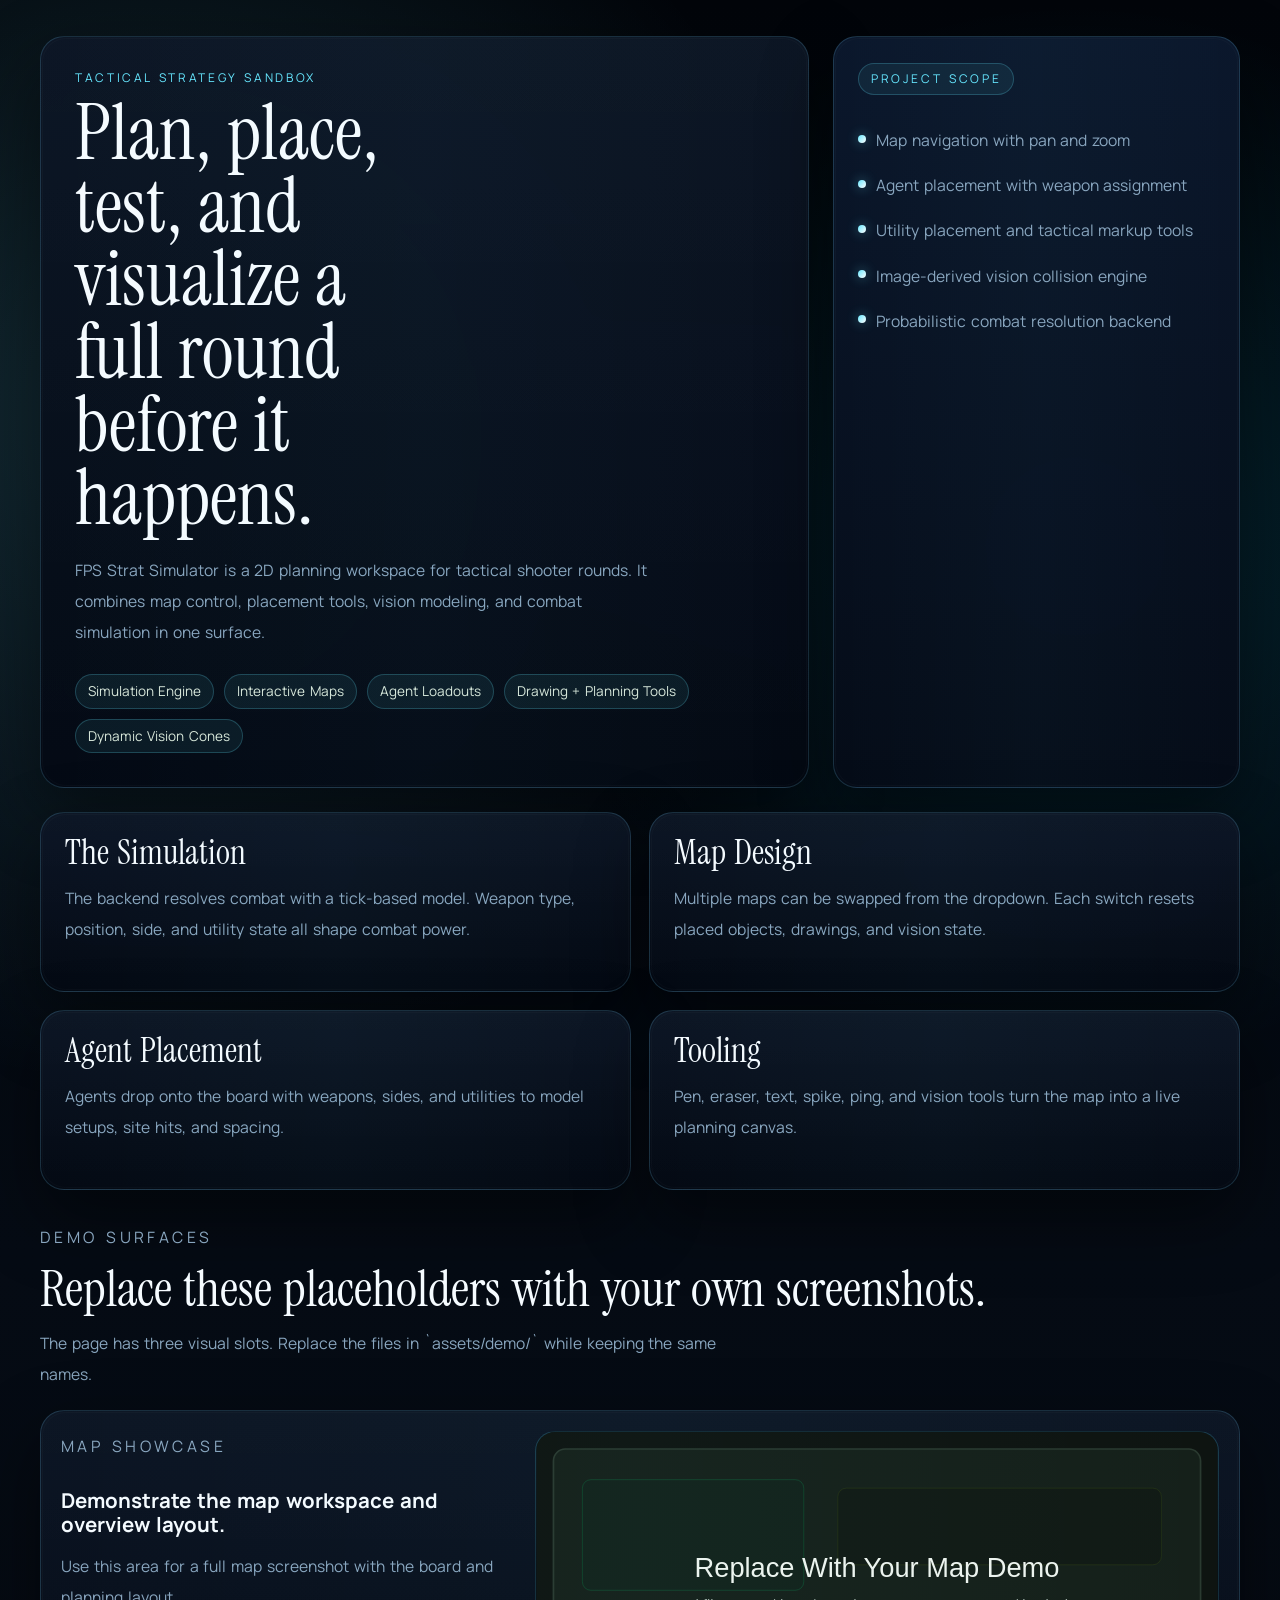
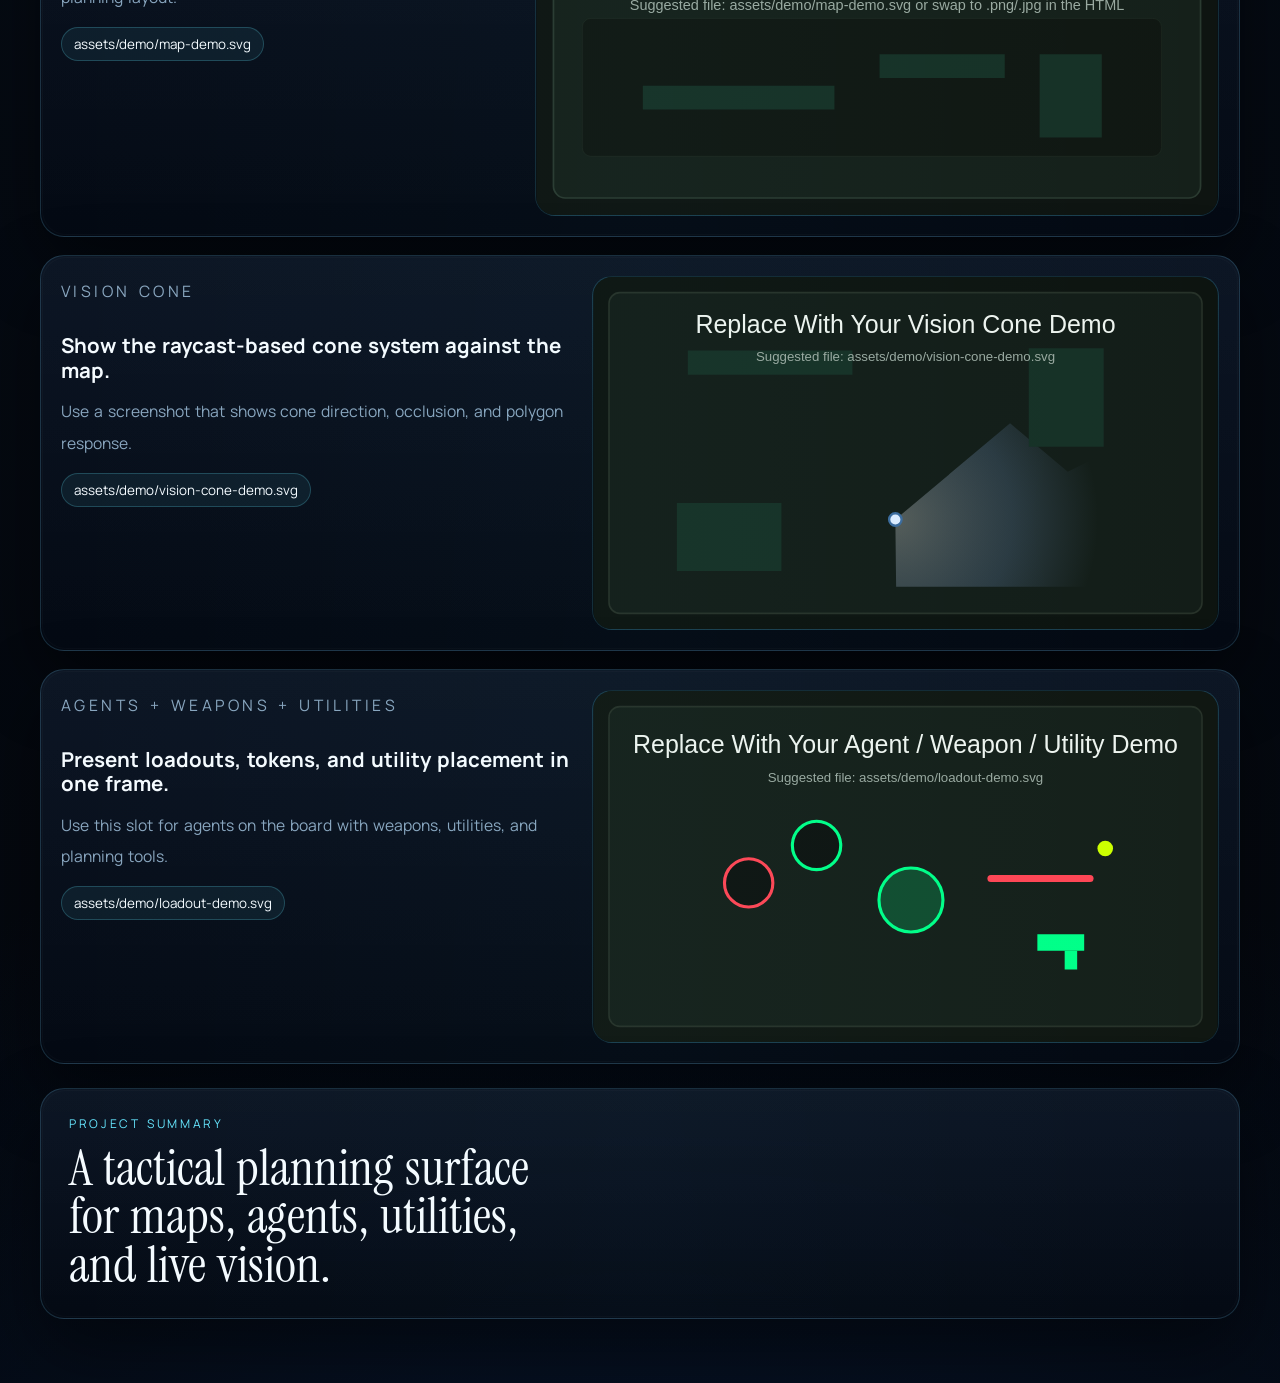
<file: project-showcase.html>
<!doctype html>
<html lang="en">
  <head>
    <meta charset="UTF-8" />
    <meta name="viewport" content="width=device-width, initial-scale=1" />
    <title>FPS Strat Simulator Overview</title>
    <link rel="preconnect" href="https://fonts.googleapis.com" />
    <link rel="preconnect" href="https://fonts.gstatic.com" crossorigin />
    <link
      href="https://fonts.googleapis.com/css2?family=Instrument+Serif:ital@0;1&family=Manrope:wght@400;500;700&display=swap"
      rel="stylesheet"
    />
    <link rel="stylesheet" href="project-showcase.css" />
  </head>
  <body>
    <main class="showcase-page">
      <section class="hero">
        <div class="hero-copy">
          <p class="eyebrow">Tactical Strategy Sandbox</p>
          <h1>Plan, place, test, and visualize a full round before it happens.</h1>
          <p class="hero-text">
            FPS Strat Simulator is a 2D planning workspace for tactical shooter rounds.
            It combines map control, placement tools, vision modeling, and combat
            simulation in one surface.
          </p>
          <div class="hero-points">
            <span>Simulation Engine</span>
            <span>Interactive Maps</span>
            <span>Agent Loadouts</span>
            <span>Drawing + Planning Tools</span>
            <span>Dynamic Vision Cones</span>
          </div>
        </div>
        <aside class="hero-panel">
          <div class="panel-chip">Project Scope</div>
          <ul class="panel-list">
            <li>Map navigation with pan and zoom</li>
            <li>Agent placement with weapon assignment</li>
            <li>Utility placement and tactical markup tools</li>
            <li>Image-derived vision collision engine</li>
            <li>Probabilistic combat resolution backend</li>
          </ul>
        </aside>
      </section>

      <section class="intro-grid">
        <article class="info-card">
          <h2>The Simulation</h2>
          <p>
            The backend resolves combat with a tick-based model. Weapon type,
            position, side, and utility state all shape combat power.
          </p>
        </article>
        <article class="info-card">
          <h2>Map Design</h2>
          <p>
            Multiple maps can be swapped from the dropdown. Each switch resets placed
            objects, drawings, and vision state.
          </p>
        </article>
        <article class="info-card">
          <h2>Agent Placement</h2>
          <p>
            Agents drop onto the board with weapons, sides, and utilities to model
            setups, site hits, and spacing.
          </p>
        </article>
        <article class="info-card">
          <h2>Tooling</h2>
          <p>
            Pen, eraser, text, spike, ping, and vision tools turn the map into a live
            planning canvas.
          </p>
        </article>
      </section>

      <section class="demo-section">
        <div class="section-heading">
          <p class="eyebrow">Demo Surfaces</p>
          <h2>Replace these placeholders with your own screenshots.</h2>
          <p>
            The page has three visual slots. Replace the files in `assets/demo/`
            while keeping the same names.
          </p>
        </div>

        <div class="demo-stack">
          <article class="demo-card demo-card-wide">
            <div class="demo-copy">
              <p class="demo-tag">Map Showcase</p>
              <h3>Demonstrate the map workspace and overview layout.</h3>
              <p>
                Use this area for a full map screenshot with the board and planning
                layout.
              </p>
              <code>assets/demo/map-demo.svg</code>
            </div>
            <figure class="demo-frame">
              <img
                src="assets/demo/map-demo.svg"
                alt="Placeholder for map demonstration image"
              />
            </figure>
          </article>

          <article class="demo-card">
            <div class="demo-copy">
              <p class="demo-tag">Vision Cone</p>
              <h3>Show the raycast-based cone system against the map.</h3>
              <p>
                Use a screenshot that shows cone direction, occlusion, and polygon
                response.
              </p>
              <code>assets/demo/vision-cone-demo.svg</code>
            </div>
            <figure class="demo-frame">
              <img
                src="assets/demo/vision-cone-demo.svg"
                alt="Placeholder for vision cone demonstration image"
              />
            </figure>
          </article>

          <article class="demo-card">
            <div class="demo-copy">
              <p class="demo-tag">Agents + Weapons + Utilities</p>
              <h3>Present loadouts, tokens, and utility placement in one frame.</h3>
              <p>
                Use this slot for agents on the board with weapons, utilities, and
                planning tools.
              </p>
              <code>assets/demo/loadout-demo.svg</code>
            </div>
            <figure class="demo-frame">
              <img
                src="assets/demo/loadout-demo.svg"
                alt="Placeholder for agent, weapon, and utility demonstration image"
              />
            </figure>
          </article>
        </div>
      </section>

      <section class="footer-banner">
        <p class="eyebrow">Project Summary</p>
        <h2>
          A tactical planning surface for maps, agents, utilities, and live vision.
        </h2>
      </section>
    </main>
  </body>
</html>
</file>
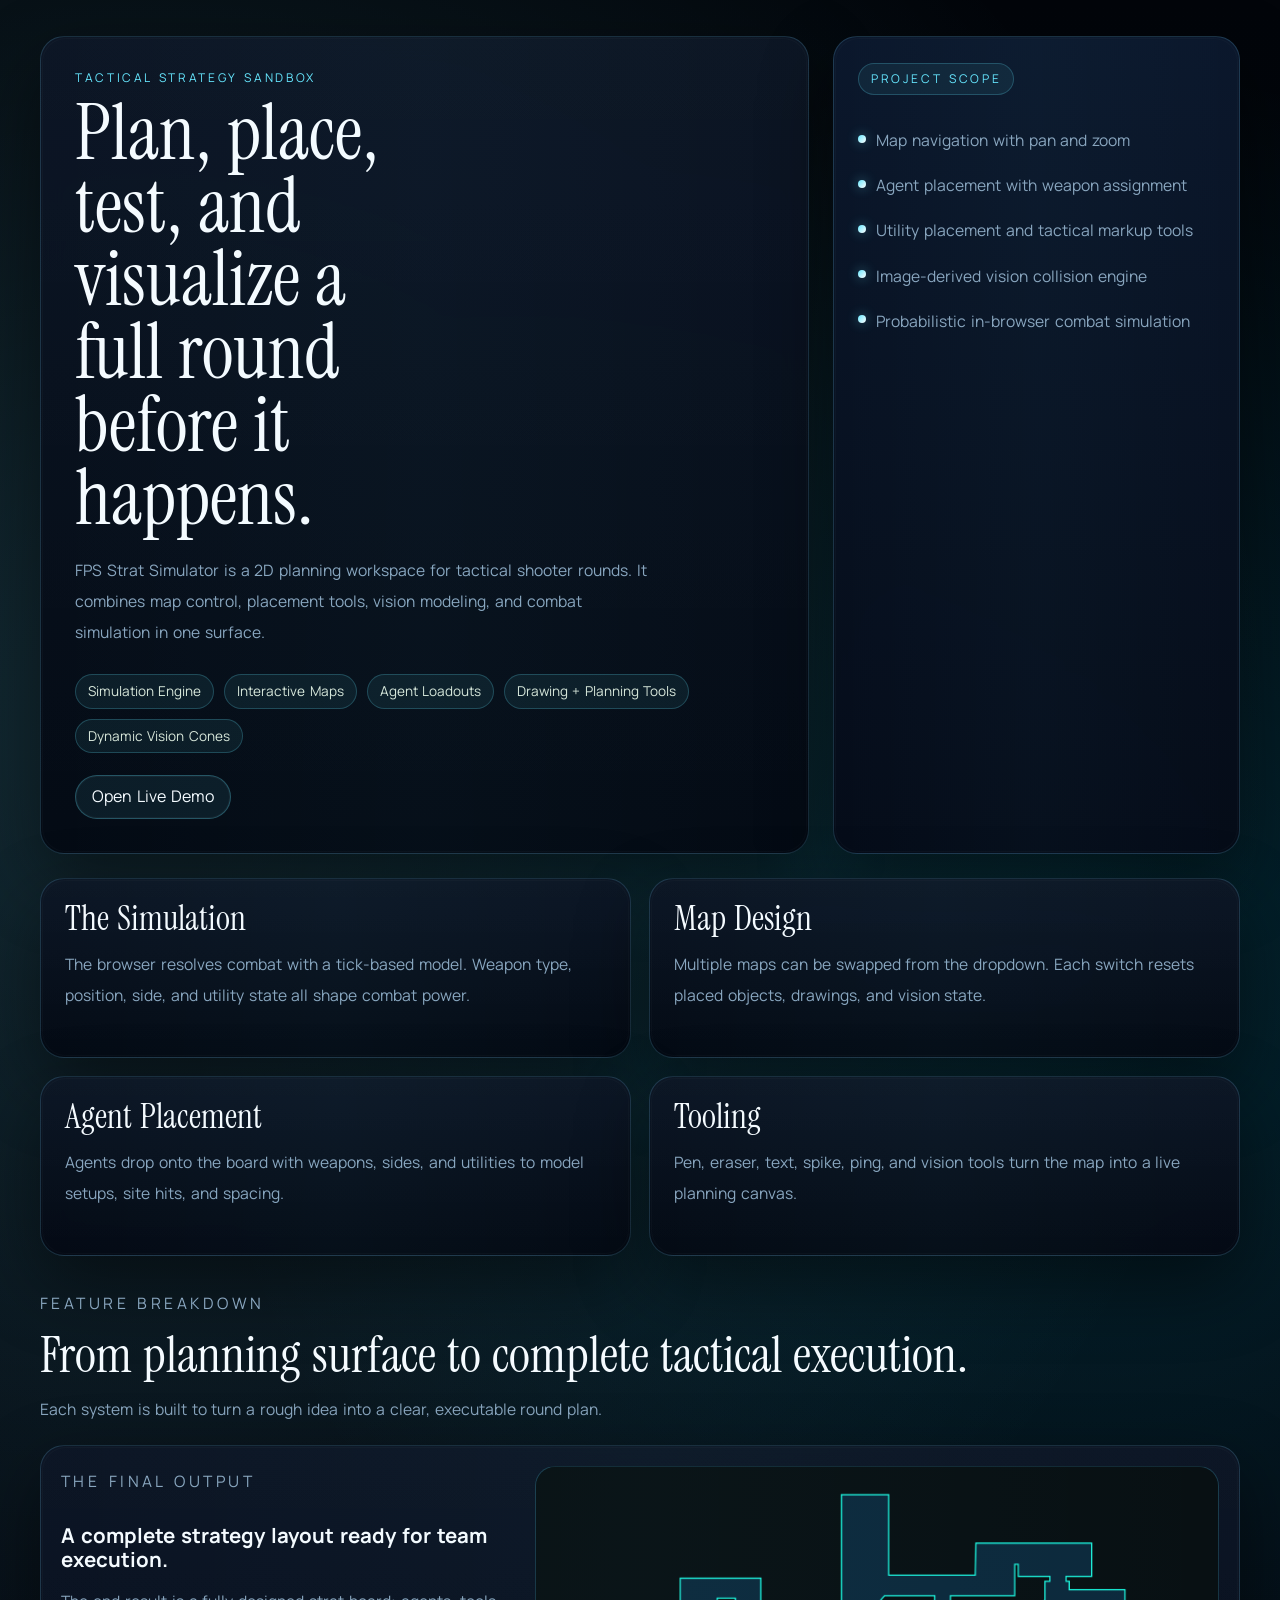
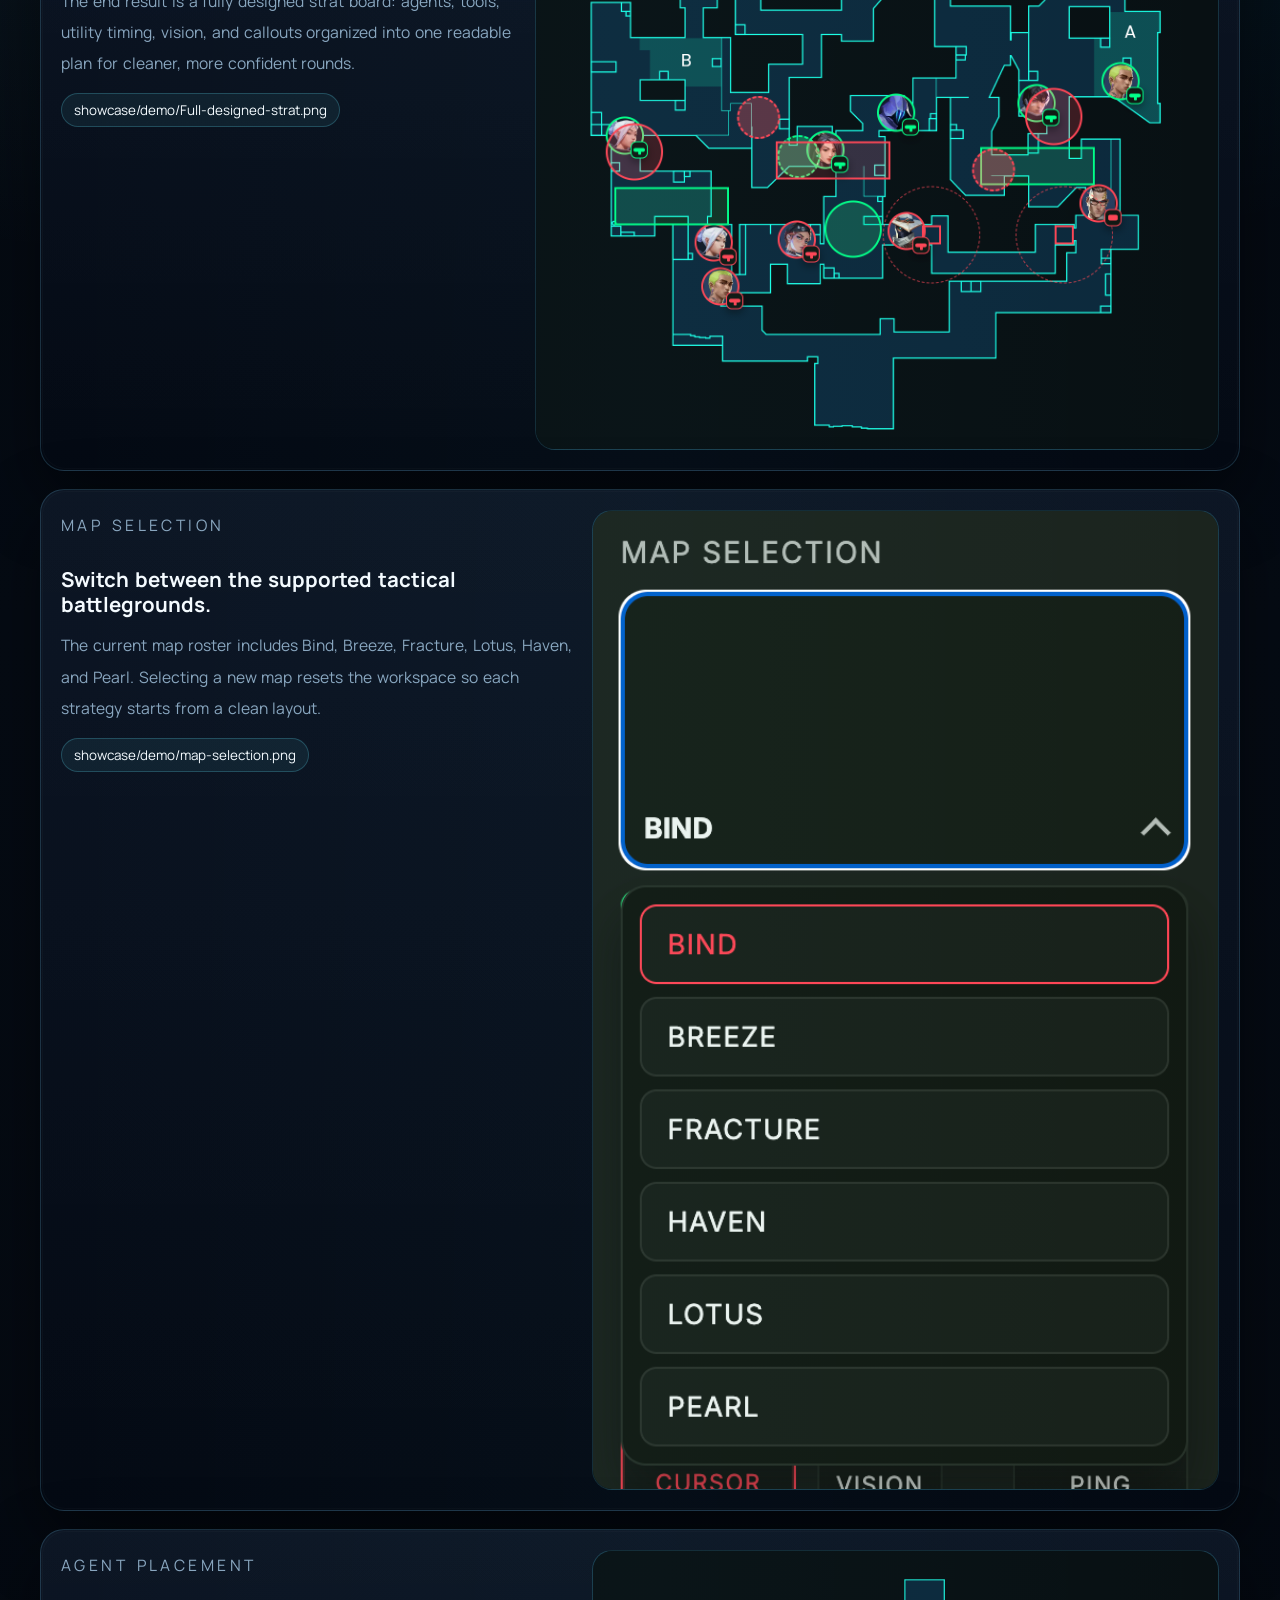
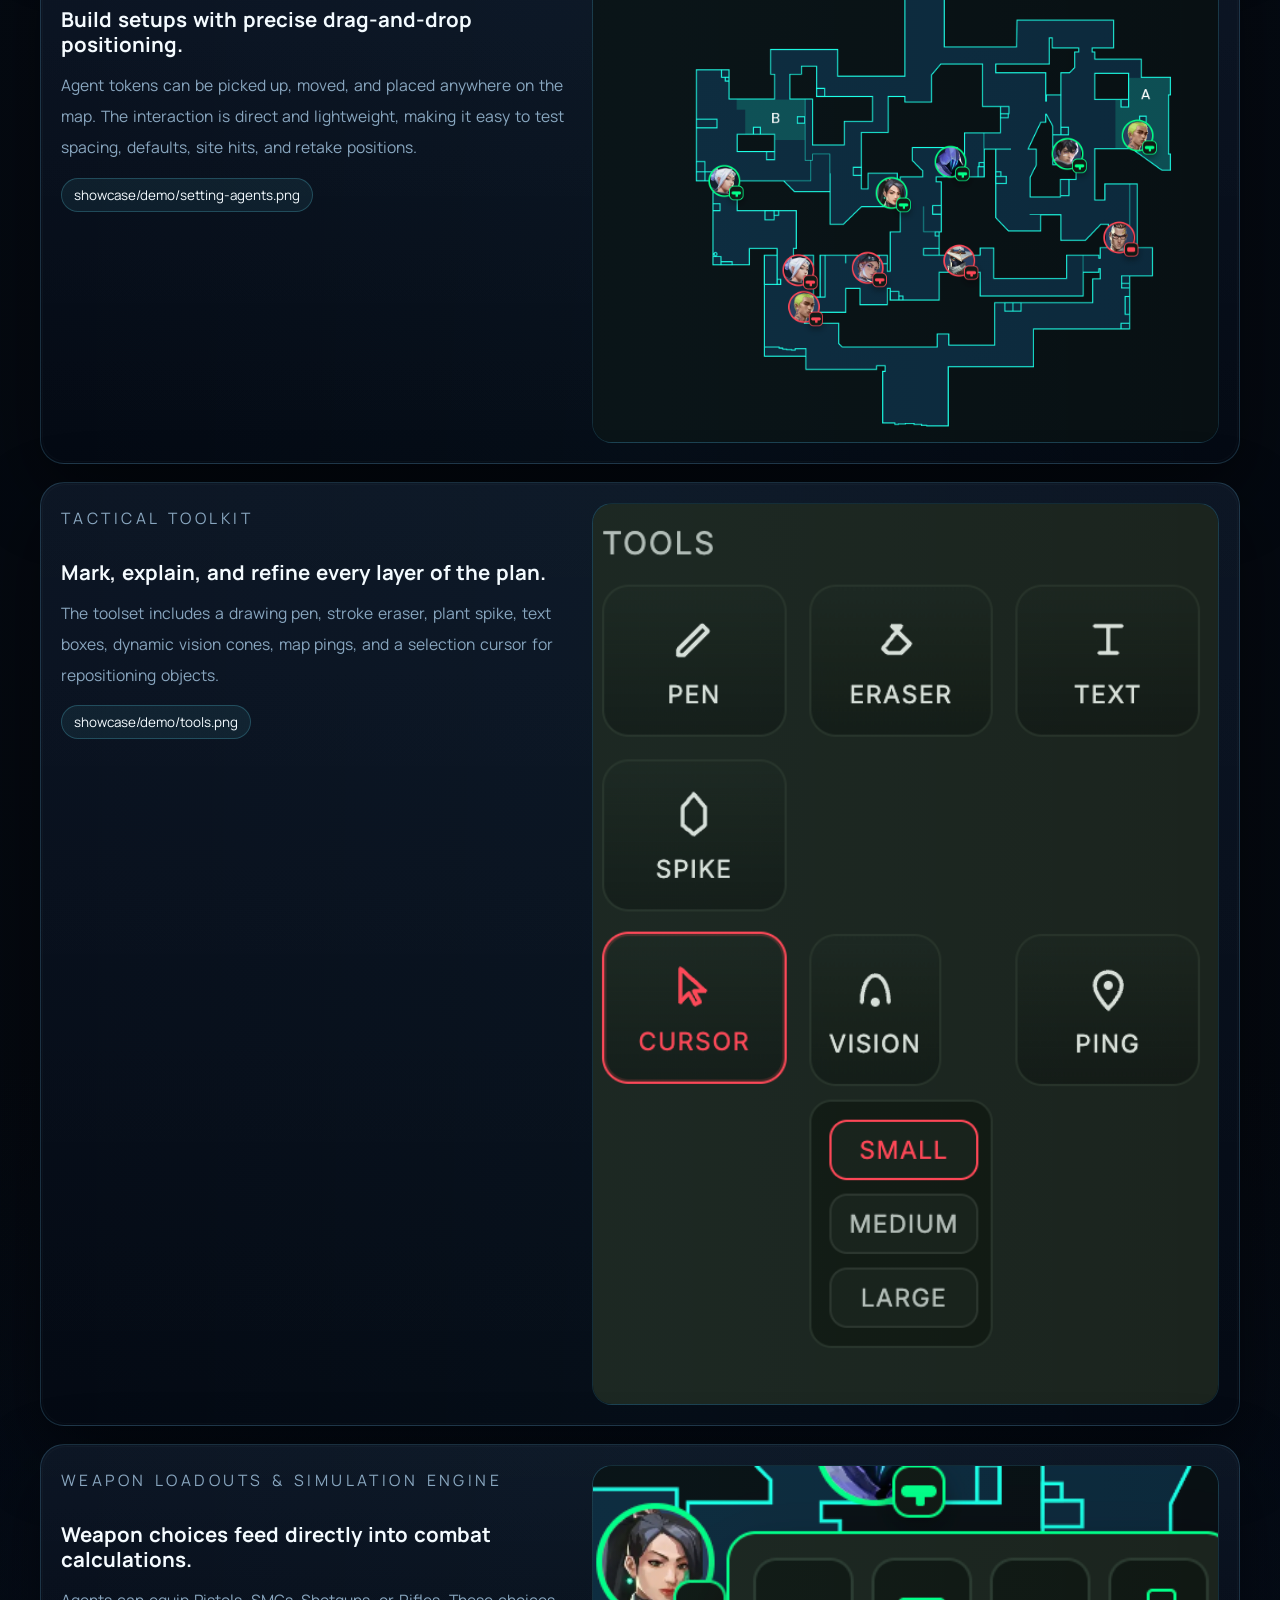
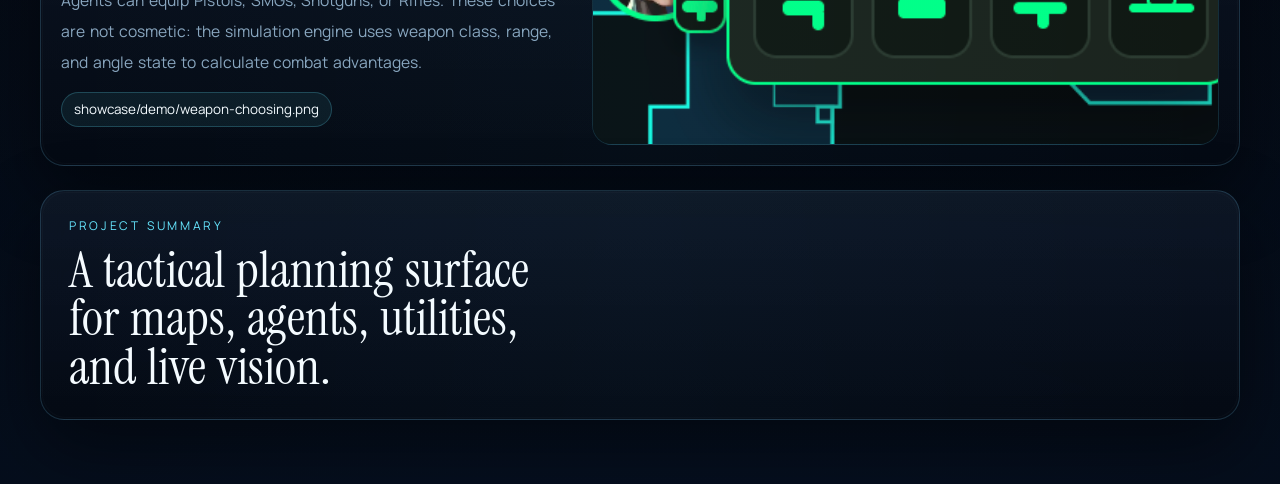
<file: showcase.html>
<!doctype html>
<html lang="en">
  <head>
    <meta charset="UTF-8" />
    <meta name="viewport" content="width=device-width, initial-scale=1" />
    <title>FPS Strat Simulator Overview</title>
    <link rel="preconnect" href="https://fonts.googleapis.com" />
    <link rel="preconnect" href="https://fonts.gstatic.com" crossorigin />
    <link
      href="https://fonts.googleapis.com/css2?family=Instrument+Serif:ital@0;1&family=Manrope:wght@400;500;700&display=swap"
      rel="stylesheet"
    />
    <link rel="stylesheet" href="showcase/project-showcase.css" />
  </head>
  <body>
    <main class="showcase-page">
      <section class="hero">
        <div class="hero-copy">
          <p class="eyebrow">Tactical Strategy Sandbox</p>
          <h1>Plan, place, test, and visualize a full round before it happens.</h1>
          <p class="hero-text">
            FPS Strat Simulator is a 2D planning workspace for tactical shooter rounds.
            It combines map control, placement tools, vision modeling, and combat
            simulation in one surface.
          </p>
          <div class="hero-points">
            <span>Simulation Engine</span>
            <span>Interactive Maps</span>
            <span>Agent Loadouts</span>
            <span>Drawing + Planning Tools</span>
            <span>Dynamic Vision Cones</span>
          </div>
          <div class="hero-actions">
            <a class="hero-link" href="index.html">Open Live Demo</a>
          </div>
        </div>
        <aside class="hero-panel">
          <div class="panel-chip">Project Scope</div>
          <ul class="panel-list">
            <li>Map navigation with pan and zoom</li>
            <li>Agent placement with weapon assignment</li>
            <li>Utility placement and tactical markup tools</li>
            <li>Image-derived vision collision engine</li>
            <li>Probabilistic in-browser combat simulation</li>
          </ul>
        </aside>
      </section>

      <section class="intro-grid">
        <article class="info-card">
          <h2>The Simulation</h2>
          <p>
            The browser resolves combat with a tick-based model. Weapon type,
            position, side, and utility state all shape combat power.
          </p>
        </article>
        <article class="info-card">
          <h2>Map Design</h2>
          <p>
            Multiple maps can be swapped from the dropdown. Each switch resets placed
            objects, drawings, and vision state.
          </p>
        </article>
        <article class="info-card">
          <h2>Agent Placement</h2>
          <p>
            Agents drop onto the board with weapons, sides, and utilities to model
            setups, site hits, and spacing.
          </p>
        </article>
        <article class="info-card">
          <h2>Tooling</h2>
          <p>
            Pen, eraser, text, spike, ping, and vision tools turn the map into a live
            planning canvas.
          </p>
        </article>
      </section>

      <section class="demo-section">
        <div class="section-heading">
          <p class="eyebrow">Feature Breakdown</p>
          <h2>From planning surface to complete tactical execution.</h2>
          <p>
            Each system is built to turn a rough idea into a clear, executable round
            plan.
          </p>
        </div>

        <div class="demo-stack">
          <article class="demo-card demo-card-wide">
            <div class="demo-copy">
              <p class="demo-tag">The Final Output</p>
              <h3>A complete strategy layout ready for team execution.</h3>
              <p>
                The end result is a fully designed strat board: agents, tools,
                utility timing, vision, and callouts organized into one readable plan
                for cleaner, more confident rounds.
              </p>
              <code>showcase/demo/Full-designed-strat.png</code>
            </div>
            <figure class="demo-frame">
              <img
                src="showcase/demo/Full-designed-strat.png"
                alt="Completed strategy layout demonstration"
              />
            </figure>
          </article>

          <article class="demo-card">
            <div class="demo-copy">
              <p class="demo-tag">Map Selection</p>
              <h3>Switch between the supported tactical battlegrounds.</h3>
              <p>
                The current map roster includes Bind, Breeze, Fracture, Lotus, Haven,
                and Pearl. Selecting a new map resets the workspace so each strategy
                starts from a clean layout.
              </p>
              <code>showcase/demo/map-selection.png</code>
            </div>
            <figure class="demo-frame">
              <img
                src="showcase/demo/map-selection.png"
                alt="Map selection interface showing available maps"
              />
            </figure>
          </article>

          <article class="demo-card">
            <div class="demo-copy">
              <p class="demo-tag">Agent Placement</p>
              <h3>Build setups with precise drag-and-drop positioning.</h3>
              <p>
                Agent tokens can be picked up, moved, and placed anywhere on the map.
                The interaction is direct and lightweight, making it easy to test
                spacing, defaults, site hits, and retake positions.
              </p>
              <code>showcase/demo/setting-agents.png</code>
            </div>
            <figure class="demo-frame">
              <img
                src="showcase/demo/setting-agents.png"
                alt="Agent tokens being placed on the tactical map"
              />
            </figure>
          </article>

          <article class="demo-card">
            <div class="demo-copy">
              <p class="demo-tag">Tactical Toolkit</p>
              <h3>Mark, explain, and refine every layer of the plan.</h3>
              <p>
                The toolset includes a drawing pen, stroke eraser, plant spike, text
                boxes, dynamic vision cones, map pings, and a selection cursor for
                repositioning objects.
              </p>
              <code>showcase/demo/tools.png</code>
            </div>
            <figure class="demo-frame">
              <img
                src="showcase/demo/tools.png"
                alt="Tactical toolkit controls for drawing, pings, text, spike, and vision"
              />
            </figure>
          </article>

          <article class="demo-card">
            <div class="demo-copy">
              <p class="demo-tag">Weapon Loadouts & Simulation Engine</p>
              <h3>Weapon choices feed directly into combat calculations.</h3>
              <p>
                Agents can equip Pistols, SMGs, Shotguns, or Rifles. These choices are
                not cosmetic: the simulation engine uses weapon class, range, and
                angle state to calculate combat advantages.
              </p>
              <code>showcase/demo/weapon-choosing.png</code>
            </div>
            <figure class="demo-frame">
              <img
                src="showcase/demo/weapon-choosing.png"
                alt="Contextual weapon selection for agent loadouts"
              />
            </figure>
          </article>
        </div>
      </section>

      <section class="footer-banner">
        <p class="eyebrow">Project Summary</p>
        <h2>
          A tactical planning surface for maps, agents, utilities, and live vision.
        </h2>
      </section>
    </main>
  </body>
</html>
</file>
<file: styles.css>
/* Theme tokens shared across the UI. */
:root {
  --bg: #141a16;
  --panel: #1b241e;
  --panel-2: #171f19;
  --panel-dark: #121812;
  --border: #273229;
  --text: #eef4ef;
  --muted: #b3bcb5;
  --accent: #00ff88;
  --team-color: #00ff88;
  --team-rgb: 0, 255, 136;
}

/* Global reset + base typography. */
* {
  box-sizing: border-box;
  font-family: "Inter", sans-serif;
}

/* Page-level sizing to keep the grid full-screen. */
body {
  margin: 0;
  background: var(--bg);
  color: var(--text);
  width: 100vw;
  height: 100vh;
  overflow: hidden;
}

body[data-side="attack"] {
  --team-color: #ff4655;
  --team-rgb: 255, 70, 85;
}

body[data-side="defense"] {
  --team-color: #00ff88;
  --team-rgb: 0, 255, 136;
}

/* Main layout grid: left sidebar, map, right sidebar, bottom bar. */
#app-container {
  display: grid;
  grid-template-columns: 300px 1fr 250px;
  grid-template-rows: 1fr 80px;
  width: 100vw;
  height: 100vh;
  overflow: hidden;
}

/* Left-side controls panel. */
.left-sidebar {
  grid-column: 1;
  grid-row: 1;
  background: var(--panel);
  border-right: 1px solid var(--border);
  display: flex;
  flex-direction: column;
  gap: 14px;
  padding: 16px;
  overflow-y: auto;
  justify-content: flex-start;
}

/* Center column that hosts the map canvas and top bar actions. */
.center-map {
  grid-column: 2;
  grid-row: 1;
  display: flex;
  flex-direction: column;
  gap: 16px;
  padding: 16px;
  position: relative;
  z-index: 1;
}

/* Right-side summary/actions panel. */
.right-sidebar {
  grid-column: 3;
  grid-row: 1 / 3;
  background: var(--panel-dark);
  border-left: 1px solid var(--border);
  padding: 16px;
  display: flex;
  flex-direction: column;
  gap: 12px;
  overflow-y: auto;
}

/* Bottom bar spanning left + center columns. */
.bottom-bar {
  grid-column: 1 / 3;
  grid-row: 2;
  display: grid;
  grid-template-columns: 1fr;
  background: var(--panel-2);
  border-top: 1px solid var(--border);
  position: relative;
  z-index: 40;
}

/* Stacked sections within the left sidebar. */
.sidebar-section {
  display: flex;
  flex-direction: column;
  gap: 10px;
}

/* Section headers in side panels. */
.section-title {
  font-size: 14px;
  text-transform: uppercase;
  letter-spacing: 0.8px;
  color: var(--muted);
}

/* Map selector tile. */
.map-card {
  display: flex;
  flex-direction: column;
  gap: 10px;
}

/* Map selector shell. */
.map-select {
  position: relative;
}

/* Map preview area inside the selector. */
.map-preview {
  background: #151f18;
  border: 1px solid var(--border);
  border-radius: 12px;
  height: 130px;
  display: flex;
  align-items: flex-end;
  justify-content: space-between;
  padding: 10px;
  font-weight: 700;
  color: var(--text);
  width: 100%;
  cursor: pointer;
  overflow: hidden;
  position: relative;
  text-align: left;
}

.map-preview-cover {
  position: absolute;
  inset: 0;
  width: 100%;
  height: 100%;
  object-fit: cover;
  object-position: center;
  pointer-events: none;
}

.map-preview::after {
  content: "";
  position: absolute;
  inset: 0;
  background:
    linear-gradient(180deg, rgba(10, 15, 12, 0.04) 0%, rgba(10, 15, 12, 0.62) 100%),
    linear-gradient(90deg, rgba(10, 15, 12, 0.34) 0%, rgba(10, 15, 12, 0) 70%);
  pointer-events: none;
}

#map-preview-label,
.map-preview-caret {
  position: relative;
  z-index: 1;
}

.map-preview-caret {
  width: 10px;
  height: 10px;
  border-right: 2px solid var(--muted);
  border-bottom: 2px solid var(--muted);
  transform: rotate(45deg) translateY(-4px);
  transition: transform 0.18s ease;
}

.map-select.open .map-preview-caret {
  transform: rotate(-135deg) translateY(1px);
}

.map-dropdown {
  position: absolute;
  left: 0;
  right: 0;
  top: calc(100% + 8px);
  display: none;
  gap: 6px;
  padding: 8px;
  background: #121913;
  border: 1px solid var(--border);
  border-radius: 12px;
  box-shadow: 0 14px 24px rgba(0, 0, 0, 0.35);
  z-index: 5;
}

.map-select.open .map-dropdown {
  display: grid;
}

.map-option {
  border: 1px solid #2b342c;
  background: #18211b;
  color: var(--text);
  border-radius: 8px;
  padding: 10px 12px;
  text-align: left;
  font-size: 13px;
  letter-spacing: 0.04em;
  text-transform: uppercase;
  cursor: pointer;
}

.map-option:hover,
.map-option.active {
  border-color: var(--team-color);
  color: var(--team-color);
}

/* Attack/defend toggle buttons. */
.map-toggle {
  display: grid;
  grid-template-columns: 1fr 1fr;
  gap: 8px;
}

/* Generic toggle button styling. */
.toggle {
  background: #151f18;
  border: 1px solid var(--border);
  color: var(--text);
  padding: 8px;
  border-radius: 8px;
  cursor: pointer;
}

.toggle.active {
  border-color: var(--accent);
  color: var(--accent);
}

/* Secondary action buttons across panels. */
.secondary {
  background: #151f18;
  border: 1px solid var(--border);
  color: var(--text);
  border-radius: 8px;
  padding: 8px;
  cursor: pointer;
}

/* Full-width buttons for sidebar actions. */
.secondary.wide,
.primary.wide,
.danger.wide {
  width: 100%;
}

/* Grid for numbered sequence steps. */
.sequence-grid {
  display: grid;
  grid-template-columns: repeat(5, 1fr);
  gap: 8px;
}

/* Individual sequence step button. */
.seq {
  background: #151f18;
  border: 1px solid var(--border);
  color: var(--text);
  border-radius: 8px;
  padding: 6px 0;
  cursor: pointer;
}

/* Destructive actions. */
.danger {
  background: #2a1a16;
  border: 1px solid #4b2a1f;
  color: #ff9a7a;
  border-radius: 8px;
  padding: 8px;
  cursor: pointer;
}

/* Tactical toolbar for map interaction tools. */
.toolbar-grid {
  display: grid;
  grid-template-columns: repeat(3, minmax(0, 1fr));
  gap: 10px;
}

/* Individual toolbar button. */
.tool-btn {
  min-height: 68px;
  border-radius: 12px;
  border: 1px solid var(--border);
  background: linear-gradient(180deg, #1c261f 0%, #141b16 100%);
  color: #d7dfd8;
  cursor: pointer;
  display: grid;
  justify-items: center;
  align-content: center;
  gap: 6px;
  padding: 10px 8px;
  transition:
    border-color 0.18s ease,
    color 0.18s ease,
    box-shadow 0.18s ease,
    transform 0.18s ease;
}

.tool-btn svg {
  width: 24px;
  height: 24px;
}

.tool-btn span {
  font-size: 11px;
  letter-spacing: 0.06em;
  text-transform: uppercase;
}

.tool-btn.active,
.tool-btn:hover {
  color: var(--team-color);
  border-color: var(--team-color);
  box-shadow: inset 0 0 0 1px rgba(var(--team-rgb), 0.18);
  transform: translateY(-1px);
}

.tool-group {
  position: relative;
}

.tool-btn-cursor {
  grid-column: 1;
}

.tool-submenu {
  position: absolute;
  left: 0;
  top: calc(100% + 6px);
  width: 100%;
  display: grid;
  gap: 6px;
  padding: 8px;
  background: #121913;
  border: 1px solid var(--border);
  border-radius: 10px;
}

.tool-suboption {
  border-radius: 8px;
  border: 1px solid #2b342c;
  background: #18211b;
  color: var(--muted);
  padding: 6px 8px;
  font-size: 11px;
  letter-spacing: 0.05em;
  text-transform: uppercase;
  cursor: pointer;
}

.tool-suboption.active,
.tool-suboption:hover {
  color: var(--team-color);
  border-color: var(--team-color);
}

/* Map canvas viewport; the wrapper inside is transformed. */
.map-canvas {
  flex: 1;
  border: 1px solid var(--accent);
  border-radius: 14px;
  background: #151f18;
  overflow: hidden;
  position: relative;
}

/* Transformable layer that holds the map image and tokens. */
.map-wrapper {
  position: absolute;
  inset: 0;
  transform-origin: 0 0;
}

.drawing-layer,
.vision-layer {
  position: absolute;
  inset: 0;
}

.drawing-layer {
  z-index: 2;
  pointer-events: none;
}

.vision-layer {
  z-index: 1;
  pointer-events: none;
  overflow: visible;
}

/* Trash target used to remove dropped tokens. */
.map-trash {
  position: absolute;
  top: 10px;
  right: 10px;
  width: 32px;
  height: 32px;
  border-radius: 8px;
  border: 1px solid var(--border);
  background: #151f18;
  color: var(--text);
  display: flex;
  align-items: center;
  justify-content: center;
  cursor: pointer;
  z-index: 2;
}

/* Highlight trash when dragging over it. */
.map-trash.active {
  border-color: var(--accent);
  color: var(--accent);
}

/* Base map image fills the canvas. */
.map-image {
  width: 100%;
  height: 100%;
  object-fit: cover;
  display: block;
  pointer-events: none;
}

/* Right sidebar header. */
.right-header {
  font-size: 18px;
  font-weight: 600;
}

.sim-panel {
  border: 1px solid var(--border);
  border-radius: 8px;
  background: #151d17;
  padding: 12px;
  display: flex;
  flex-direction: column;
  gap: 12px;
}

.panel-subhead {
  font-size: 12px;
  letter-spacing: 0.08em;
  text-transform: uppercase;
  color: var(--muted);
}

.field-stack {
  display: flex;
  flex-direction: column;
  gap: 6px;
}

.field-split {
  display: grid;
  grid-template-columns: 1fr 88px;
  gap: 8px;
}

.field-label {
  font-size: 12px;
  color: var(--muted);
}

.field-input {
  width: 100%;
  min-height: 36px;
  border-radius: 8px;
  border: 1px solid var(--border);
  background: #111813;
  color: var(--text);
  padding: 8px 10px;
}

.sim-board-meta {
  display: flex;
  flex-wrap: wrap;
  gap: 8px;
}

.sim-board-meta span {
  border: 1px solid #2d382f;
  border-radius: 999px;
  padding: 5px 9px;
  font-size: 12px;
  color: var(--muted);
}

.sim-status {
  border: 1px solid var(--border);
  border-radius: 8px;
  padding: 10px;
  font-size: 13px;
  line-height: 1.4;
  color: var(--muted);
  background: #111813;
}

.sim-status[data-tone="success"] {
  color: #98f0c1;
  border-color: rgba(0, 255, 136, 0.28);
}

.sim-status[data-tone="error"] {
  color: #ffb1aa;
  border-color: rgba(255, 99, 82, 0.35);
}

.sim-status[data-tone="loading"] {
  color: #cfe4ff;
  border-color: rgba(150, 190, 255, 0.35);
}

.app-toast {
  position: fixed;
  top: 18px;
  left: 50%;
  transform: translate(-50%, -12px);
  min-width: 260px;
  max-width: min(420px, calc(100vw - 24px));
  padding: 12px 16px;
  border-radius: 12px;
  border: 1px solid #6a2c34;
  background: rgba(44, 18, 22, 0.94);
  color: #ffd8dc;
  box-shadow: 0 14px 34px rgba(0, 0, 0, 0.32);
  opacity: 0;
  pointer-events: none;
  transition:
    opacity 0.18s ease,
    transform 0.18s ease;
  z-index: 120;
}

.app-toast.active {
  opacity: 1;
  transform: translate(-50%, 0);
}

.app-toast[data-tone="success"] {
  border-color: #1f6b45;
  background: rgba(14, 45, 31, 0.94);
  color: #cbffe0;
}

.sim-summary {
  border: 1px solid var(--border);
  border-radius: 8px;
  background: #111813;
  padding: 12px;
  font-size: 13px;
  line-height: 1.5;
  color: var(--text);
}

.summary-result {
  font-size: 16px;
  font-weight: 600;
}

.summary-meta + .summary-meta {
  margin-top: 4px;
}

.sim-events {
  display: flex;
  flex-direction: column;
  gap: 8px;
  max-height: 320px;
  overflow-y: auto;
}

.sim-event {
  border: 1px solid #2b342c;
  border-radius: 8px;
  background: #111813;
  padding: 10px;
  font-size: 13px;
  line-height: 1.4;
  color: var(--text);
}

.sim-event-tick {
  font-size: 11px;
  letter-spacing: 0.08em;
  text-transform: uppercase;
  color: var(--team-color);
  margin-bottom: 4px;
}

.sim-event.empty {
  color: var(--muted);
}

/* Primary CTA buttons. */
.primary {
  background: #1a241e;
  border: 1px solid var(--accent);
  color: var(--text);
  border-radius: 8px;
  padding: 10px 12px;
  cursor: pointer;
}

.primary:disabled {
  opacity: 0.65;
  cursor: wait;
}

/* Scrollable agent roster strip. */
.bottom-right {
  display: flex;
  overflow-x: auto;
  overflow-y: visible;
  white-space: nowrap;
  align-items: center;
  padding: 6px 0;
  position: relative;
}

/* Agent portrait used for spawning tokens. */
.agent-icon {
  width: 80px;
  height: 80px;
  object-fit: cover;
  flex-shrink: 0;
  transition: filter 0.15s ease;
}

/* Hover accent for agent portraits. */
.agent-icon:hover {
  filter: brightness(1.15);
}

/* Scrollbar styling for the roster strip. */
.bottom-right::-webkit-scrollbar {
  height: 8px;
}

.bottom-right::-webkit-scrollbar-track {
  background: #151f18;
}

.bottom-right::-webkit-scrollbar-thumb {
  background: #273229;
}

/* Hover utility popover anchored above agent portraits. */
.utility-popover {
  position: fixed;
  z-index: 9999;
  display: none;
  grid-template-columns: repeat(2, 1fr);
  gap: 6px;
  padding: 8px;
  background: #1b241e;
  border: 1px solid rgba(204, 255, 0, 0.45);
  border-radius: 10px;
  box-shadow: 0 10px 24px rgba(0, 0, 0, 0.45);
  pointer-events: auto;
}

.utility-popover.active {
  display: grid;
}

.utility-popover::after {
  content: "";
  position: absolute;
  left: 0;
  right: 0;
  bottom: -8px;
  height: 8px;
  background: transparent;
}

.utility-item {
  width: 30px;
  height: 30px;
  border-radius: 6px;
  border: 1px solid #314232;
  background: #151f18;
  color: #d9ff6b;
  font-size: 12px;
  font-weight: 600;
  cursor: grab;
}

.utility-item:hover {
  border-color: #ccff00;
}

/* Weapon context menu. */
.weapon-popover {
  position: fixed;
  z-index: 10000;
  display: none;
  gap: 8px;
  padding: 10px 12px;
  border-radius: 14px;
  background: #1b241e;
  border: 1px solid var(--team-color);
  box-shadow: 0 12px 24px rgba(0, 0, 0, 0.45);
}

.weapon-popover.active {
  display: grid;
  grid-template-columns: repeat(4, 58px);
}

.weapon-option {
  width: 58px;
  height: 50px;
  border-radius: 8px;
  border: 1px solid #2b3a30;
  background: #111813;
  display: grid;
  place-items: center;
  cursor: pointer;
}

.weapon-option:hover {
  border-color: var(--team-color);
}

.weapon-option[data-weapon="1"],
.weapon-badge[data-weapon="1"] {
  --weapon-ui: url("assets/ui/pistol-ui.png");
}

.weapon-option[data-weapon="2"],
.weapon-badge[data-weapon="2"] {
  --weapon-ui: url("assets/ui/smg-ui.png");
}

.weapon-option[data-weapon="3"],
.weapon-badge[data-weapon="3"] {
  --weapon-ui: url("assets/ui/rifle-ui.png");
}

.weapon-option[data-weapon="4"],
.weapon-badge[data-weapon="4"] {
  --weapon-ui: url("assets/ui/sniper-ui.png");
}

.weapon-icon {
  display: block;
  width: 46px;
  height: 28px;
  background-image: var(--weapon-ui);
  background-position: center;
  background-repeat: no-repeat;
  background-size: contain;
  filter: brightness(1.25) contrast(1.45) sepia(1) saturate(8) hue-rotate(88deg);
}

/* Shared hover accent for clickable controls. */
button:hover,
.seq:hover {
  border-color: var(--accent);
}

/* Responsive tightening for medium-width screens. */
@media (max-width: 1200px) {
  #app-container {
    grid-template-columns: 260px 1fr 220px;
  }

  .bottom-bar {
    grid-template-columns: 260px 1fr;
  }
}

/* Token dropped on the map from the agent roster. */
.map-agent-token {
  position: absolute;
  width: 40px;
  height: 40px;
  border-radius: 50%;
  border: 2px solid var(--team-color);
  background-size: cover;
  background-position: center;
  cursor: grab;
  user-select: none;
}

.weapon-badge {
  position: absolute;
  bottom: -5px;
  right: -23px;
  width: 34px;
  height: 18px;
  border-radius: 999px;
  background: #111813;
  border: 1px solid var(--team-color);
  display: grid;
  place-items: center;
  box-shadow: 0 4px 8px rgba(0, 0, 0, 0.35);
  cursor: pointer;
  z-index: 1;
}

.weapon-badge .weapon-icon {
  width: 24px;
  height: 12px;
}

.map-agent-token[data-side="attack"],
.map-utility[data-side="attack"] {
  --team-color: #ff4655;
  --team-rgb: 255, 70, 85;
}

.map-agent-token[data-side="defense"],
.map-utility[data-side="defense"] {
  --team-color: #00ff88;
  --team-rgb: 0, 255, 136;
}

.map-note,
.map-spike,
.map-ping,
.vision-origin {
  position: absolute;
  z-index: 3;
}

/* Shared base for map-placed utilities. */
.map-utility {
  position: absolute;
  cursor: grab;
  user-select: none;
}

.map-note {
  min-width: 80px;
  color: #f4f7f5;
  font-size: 16px;
  line-height: 1.2;
  background: transparent;
  border: 1px dashed transparent;
  padding: 2px 4px;
  outline: none;
  white-space: nowrap;
  cursor: grab;
}

.map-note:focus {
  border-color: rgba(255, 255, 255, 0.25);
  background: rgba(0, 0, 0, 0.18);
  cursor: text;
}

.map-spike,
.map-ping,
.vision-origin {
  transform: translate(-50%, -50%);
  cursor: grab;
}

.map-spike {
  width: 26px;
  height: 32px;
  background: linear-gradient(180deg, #ff7682 0%, #63141e 100%);
  clip-path: polygon(50% 0%, 18% 36%, 18% 80%, 50% 100%, 82% 80%, 82% 36%);
  border: 2px solid #170607;
  box-shadow: 0 0 0 2px rgba(255, 70, 85, 0.35);
}

.map-spike::after {
  content: "";
  position: absolute;
  left: 50%;
  top: 40%;
  width: 8px;
  height: 12px;
  transform: translate(-50%, -50%);
  border: 1px solid rgba(255, 255, 255, 0.65);
  border-radius: 2px;
}

.map-ping {
  width: 12px;
  height: 12px;
  border-radius: 50% 50% 50% 0;
  transform: translate(-50%, -50%) rotate(-45deg);
  border: 2px solid #f3f7f5;
  background: rgba(255, 255, 255, 0.12);
}

.map-ping::after {
  content: "";
  position: absolute;
  width: 4px;
  height: 4px;
  border-radius: 50%;
  background: #f3f7f5;
  top: 50%;
  left: 50%;
  transform: translate(-50%, -50%);
}

.vision-origin {
  width: 18px;
  height: 18px;
  border-radius: 50%;
  background: #111813;
  border: 2px solid #dcecff;
  box-shadow: 0 0 0 4px rgba(120, 175, 255, 0.12);
}

.vision-origin::after {
  content: "";
  position: absolute;
  width: 2px;
  height: 20px;
  background: rgba(220, 236, 255, 0.45);
  left: 50%;
  top: -22px;
  transform: translateX(-50%);
}

.vision-rotate-handle {
  position: absolute;
  left: 50%;
  top: -28px;
  width: 12px;
  height: 12px;
  border-radius: 50%;
  background: #dcecff;
  border: 2px solid #3b6b9d;
  transform: translate(-50%, -50%);
  cursor: alias;
}

/* Sphere utility. */
.util-sphere {
  width: 60px;
  height: 60px;
  border-radius: 50%;
  background: rgba(var(--team-rgb), 0.2);
  border: 2px solid var(--team-color);
  position: absolute;
  transform: translate(-50%, -50%);
  cursor: grab;
}

/* Line utility. */
.util-line {
  width: 200px;
  height: 8px;
  border-radius: 4px;
  background: rgba(var(--team-rgb), 0.7);
  position: absolute;
  transform: translate(-50%, -50%);
  cursor: grab;
  transform-origin: center;
}

/* Flash utility. */
.util-flash {
  width: 16px;
  height: 16px;
  border-radius: 50%;
  background: var(--team-color);
  box-shadow: 0 0 10px var(--team-color);
  position: absolute;
  transform: translate(-50%, -50%);
  cursor: grab;
}

/* Molly utility. */
.util-molly {
  width: 45px;
  height: 45px;
  border-radius: 50%;
  background: rgba(var(--team-rgb), 0.3);
  border: 2px dashed var(--team-color);
  position: absolute;
  transform: translate(-50%, -50%);
  cursor: grab;
}

/* Recon utility with center dot. */
.util-recon {
  width: 100px;
  height: 100px;
  border-radius: 50%;
  background: rgba(var(--team-rgb), 0.08);
  border: 1px solid rgba(var(--team-rgb), 0.5);
  position: absolute;
  transform: translate(-50%, -50%);
  cursor: grab;
}

.util-recon::after {
  content: "";
  position: absolute;
  width: 10px;
  height: 10px;
  border-radius: 50%;
  background: var(--team-color);
  top: 50%;
  left: 50%;
  transform: translate(-50%, -50%);
}

/* Trap utility with dashed radius ring. */
.util-trap {
  width: 20px;
  height: 20px;
  background: transparent;
  border: 2px solid var(--team-color);
  position: absolute;
  transform: translate(-50%, -50%);
  cursor: grab;
}

.util-trap::before {
  content: "";
  position: absolute;
  width: 100px;
  height: 100px;
  border-radius: 50%;
  border: 1px dashed rgba(var(--team-rgb), 0.7);
  top: 50%;
  left: 50%;
  transform: translate(-50%, -50%);
}

/* Stun utility. */
.util-stun {
  width: 120px;
  height: 40px;
  background: rgba(var(--team-rgb), 0.15);
  border: 2px solid var(--team-color);
  position: absolute;
  transform: translate(-50%, -50%);
  cursor: grab;
}
</file>
<file: project-showcase.css>
:root {
  --bg: #04070d;
  --panel: rgba(8, 18, 34, 0.88);
  --panel-strong: rgba(10, 24, 48, 0.94);
  --panel-soft: rgba(13, 36, 72, 0.92);
  --text: #f5fbff;
  --muted: #89a6bf;
  --line: rgba(124, 214, 255, 0.18);
  --cyan: #66e7ff;
  --cyan-strong: #00d9ff;
  --blue: #0a2f66;
  --blue-deep: #061326;
  --white-glow: rgba(255, 255, 255, 0.14);
  --shadow: 0 28px 72px rgba(0, 0, 0, 0.46);
}

* {
  box-sizing: border-box;
}

body {
  margin: 0;
  min-height: 100vh;
  color: var(--text);
  background:
    radial-gradient(circle at 12% 14%, rgba(102, 231, 255, 0.16), transparent 24%),
    radial-gradient(circle at 84% 18%, rgba(0, 217, 255, 0.14), transparent 20%),
    radial-gradient(circle at 50% 120%, rgba(10, 47, 102, 0.4), transparent 34%),
    linear-gradient(180deg, #02050a 0%, #050b14 42%, var(--bg) 100%);
  font-family: "Manrope", sans-serif;
  word-spacing: 0.12em;
  line-height: 1.2;
}

.showcase-page {
  width: min(1200px, calc(100% - 40px));
  margin: 0 auto;
  padding: 36px 0 64px;
}

.hero,
.intro-grid,
.demo-section,
.footer-banner {
  position: relative;
}

.hero {
  display: grid;
  grid-template-columns: minmax(0, 1.7fr) minmax(290px, 0.9fr);
  gap: 24px;
  align-items: stretch;
}

.hero-copy,
.hero-panel,
.info-card,
.demo-card,
.footer-banner {
  border: 1px solid var(--line);
  border-radius: 24px;
  background:
    linear-gradient(180deg, rgba(255, 255, 255, 0.02), rgba(255, 255, 255, 0)),
    linear-gradient(180deg, rgba(8, 18, 34, 0.96), rgba(4, 10, 20, 0.97));
  box-shadow: var(--shadow);
  backdrop-filter: blur(12px);
}

.hero-copy {
  padding: 34px;
}

.hero-panel {
  padding: 26px 24px;
  background:
    linear-gradient(180deg, rgba(11, 24, 45, 0.98), rgba(5, 12, 24, 0.98)),
    linear-gradient(135deg, rgba(102, 231, 255, 0.08), transparent 45%);
}

.eyebrow,
.demo-tag,
.panel-chip {
  margin: 0 0 12px;
  color: var(--cyan);
  font-size: 12px;
  letter-spacing: 0.22em;
  text-transform: uppercase;
}

h1,
h2,
h3,
p,
ul {
  margin: 0;
}

h1,
h2 {
  font-family: "Instrument Serif", serif;
  font-weight: 400;
  line-height: 0.95;
}

h1 {
  max-width: 9.5ch;
  font-size: clamp(3.1rem, 6vw, 5.5rem);
}

h2 {
  font-size: clamp(2.1rem, 4vw, 3.5rem);
}

h3 {
  font-size: 1.28rem;
  line-height: 1.2;
}

.hero-text,
.panel-list,
.info-card p,
.demo-copy p,
.section-heading p {
  color: var(--muted);
  line-height: 1.98;
  font-size: 0.98rem;
  word-spacing: 0.12em;
}

.hero-text {
  margin-top: 20px;
  max-width: 58ch;
}

.hero-points {
  display: flex;
  flex-wrap: wrap;
  gap: 10px;
  margin-top: 26px;
}

.hero-points span,
.panel-chip,
code {
  display: inline-flex;
  align-items: center;
  border: 1px solid rgba(102, 231, 255, 0.22);
  border-radius: 999px;
  background: rgba(102, 231, 255, 0.07);
  padding: 8px 12px;
}

.hero-points span {
  color: #d8e7da;
  font-size: 0.85rem;
  word-spacing: 0.1em;
}

.panel-list {
  list-style: none;
  padding: 0;
  display: grid;
  gap: 14px;
  margin-top: 18px;
}

.panel-list li {
  position: relative;
  padding-left: 18px;
}

.panel-list li::before {
  content: "";
  position: absolute;
  left: 0;
  top: 0.6em;
  width: 8px;
  height: 8px;
  border-radius: 50%;
  background: linear-gradient(135deg, var(--cyan), #ffffff);
  box-shadow: 0 0 12px rgba(102, 231, 255, 0.45);
}

.intro-grid {
  display: grid;
  grid-template-columns: repeat(2, minmax(0, 1fr));
  gap: 18px;
  margin-top: 24px;
}

.info-card {
  min-height: 180px;
  padding: 24px;
}

.info-card h2 {
  font-size: 2.1rem;
  margin-bottom: 14px;
}

.demo-section {
  margin-top: 28px;
}

.section-heading {
  padding: 4px 0 20px;
}

.section-heading p:last-child {
  max-width: 68ch;
  margin-top: 14px;
}

.demo-stack {
  display: grid;
  gap: 18px;
}

.demo-card {
  display: grid;
  grid-template-columns: minmax(0, 0.9fr) minmax(280px, 1.1fr);
  gap: 18px;
  padding: 20px;
}

.demo-card-wide {
  grid-template-columns: minmax(0, 0.8fr) minmax(360px, 1.2fr);
}

.demo-copy {
  display: grid;
  align-content: start;
  gap: 14px;
}

code {
  width: fit-content;
  color: var(--text);
  font-family: inherit;
  font-size: 0.84rem;
}

.demo-frame {
  margin: 0;
  min-height: 280px;
  border-radius: 20px;
  overflow: hidden;
  border: 1px solid rgba(102, 231, 255, 0.14);
  background:
    linear-gradient(180deg, rgba(102, 231, 255, 0.08), rgba(0, 0, 0, 0) 35%),
    linear-gradient(180deg, #081221 0%, #050b14 100%);
}

.demo-frame img {
  width: 100%;
  height: 100%;
  display: block;
  object-fit: cover;
}

.footer-banner {
  margin-top: 24px;
  padding: 28px;
  position: relative;
  overflow: hidden;
}

.footer-banner h2 {
  max-width: 20ch;
}

.footer-banner::before,
.hero-copy::before,
.hero-panel::before,
.info-card::before,
.demo-card::before {
  content: "";
  position: absolute;
  inset: 0;
  pointer-events: none;
  border-radius: inherit;
  background:
    linear-gradient(90deg, transparent 0%, rgba(102, 231, 255, 0.08) 50%, transparent 100%);
  opacity: 0.28;
}

.hero-copy::after,
.hero-panel::after,
.info-card::after,
.demo-card::after,
.footer-banner::after {
  content: "";
  position: absolute;
  inset: 1px;
  border-radius: inherit;
  pointer-events: none;
  box-shadow: inset 0 0 0 1px rgba(255, 255, 255, 0.02);
}

@media (max-width: 980px) {
  .hero,
  .demo-card,
  .demo-card-wide {
    grid-template-columns: 1fr;
  }

  .intro-grid {
    grid-template-columns: 1fr;
  }
}

@media (max-width: 640px) {
  .showcase-page {
    width: min(100%, calc(100% - 24px));
    padding: 22px 0 44px;
  }

  .hero-copy,
  .hero-panel,
  .info-card,
  .demo-card,
  .footer-banner {
    border-radius: 18px;
  }

  .hero-copy,
  .hero-panel,
  .demo-card,
  .footer-banner {
    padding: 20px;
  }
}
</file>
<file: showcase/project-showcase.css>
:root {
  --bg: #04070d;
  --panel: rgba(8, 18, 34, 0.88);
  --panel-strong: rgba(10, 24, 48, 0.94);
  --panel-soft: rgba(13, 36, 72, 0.92);
  --text: #f5fbff;
  --muted: #89a6bf;
  --line: rgba(124, 214, 255, 0.18);
  --cyan: #66e7ff;
  --cyan-strong: #00d9ff;
  --blue: #0a2f66;
  --blue-deep: #061326;
  --white-glow: rgba(255, 255, 255, 0.14);
  --shadow: 0 28px 72px rgba(0, 0, 0, 0.46);
}

* {
  box-sizing: border-box;
}

body {
  margin: 0;
  min-height: 100vh;
  color: var(--text);
  background:
    radial-gradient(circle at 12% 14%, rgba(102, 231, 255, 0.16), transparent 24%),
    radial-gradient(circle at 84% 18%, rgba(0, 217, 255, 0.14), transparent 20%),
    radial-gradient(circle at 50% 120%, rgba(10, 47, 102, 0.4), transparent 34%),
    linear-gradient(180deg, #02050a 0%, #050b14 42%, var(--bg) 100%);
  font-family: "Manrope", sans-serif;
  word-spacing: 0.12em;
  line-height: 1.2;
}

.showcase-page {
  width: min(1200px, calc(100% - 40px));
  margin: 0 auto;
  padding: 36px 0 64px;
}

.hero,
.intro-grid,
.demo-section,
.footer-banner {
  position: relative;
}

.hero {
  display: grid;
  grid-template-columns: minmax(0, 1.7fr) minmax(290px, 0.9fr);
  gap: 24px;
  align-items: stretch;
}

.hero-copy,
.hero-panel,
.info-card,
.demo-card,
.footer-banner {
  border: 1px solid var(--line);
  border-radius: 24px;
  background:
    linear-gradient(180deg, rgba(255, 255, 255, 0.02), rgba(255, 255, 255, 0)),
    linear-gradient(180deg, rgba(8, 18, 34, 0.96), rgba(4, 10, 20, 0.97));
  box-shadow: var(--shadow);
  backdrop-filter: blur(12px);
}

.hero-copy {
  padding: 34px;
}

.hero-panel {
  padding: 26px 24px;
  background:
    linear-gradient(180deg, rgba(11, 24, 45, 0.98), rgba(5, 12, 24, 0.98)),
    linear-gradient(135deg, rgba(102, 231, 255, 0.08), transparent 45%);
}

.eyebrow,
.demo-tag,
.panel-chip {
  margin: 0 0 12px;
  color: var(--cyan);
  font-size: 12px;
  letter-spacing: 0.22em;
  text-transform: uppercase;
}

h1,
h2,
h3,
p,
ul {
  margin: 0;
}

h1,
h2 {
  font-family: "Instrument Serif", serif;
  font-weight: 400;
  line-height: 0.95;
}

h1 {
  max-width: 9.5ch;
  font-size: clamp(3.1rem, 6vw, 5.5rem);
}

h2 {
  font-size: clamp(2.1rem, 4vw, 3.5rem);
}

h3 {
  font-size: 1.28rem;
  line-height: 1.2;
}

.hero-text,
.panel-list,
.info-card p,
.demo-copy p,
.section-heading p {
  color: var(--muted);
  line-height: 1.98;
  font-size: 0.98rem;
  word-spacing: 0.12em;
}

.hero-text {
  margin-top: 20px;
  max-width: 58ch;
}

.hero-points {
  display: flex;
  flex-wrap: wrap;
  gap: 10px;
  margin-top: 26px;
}

.hero-actions {
  margin-top: 22px;
}

.hero-points span,
.panel-chip,
code {
  display: inline-flex;
  align-items: center;
  border: 1px solid rgba(102, 231, 255, 0.22);
  border-radius: 999px;
  background: rgba(102, 231, 255, 0.07);
  padding: 8px 12px;
}

.hero-points span {
  color: #d8e7da;
  font-size: 0.85rem;
  word-spacing: 0.1em;
}

.hero-link {
  display: inline-flex;
  align-items: center;
  justify-content: center;
  min-height: 44px;
  padding: 0 16px;
  border-radius: 999px;
  border: 1px solid rgba(102, 231, 255, 0.28);
  background: rgba(102, 231, 255, 0.08);
  color: var(--text);
  text-decoration: none;
  box-shadow: inset 0 0 0 1px rgba(255, 255, 255, 0.04);
}

.hero-link:hover {
  border-color: var(--cyan);
  color: var(--cyan);
}

.panel-list {
  list-style: none;
  padding: 0;
  display: grid;
  gap: 14px;
  margin-top: 18px;
}

.panel-list li {
  position: relative;
  padding-left: 18px;
}

.panel-list li::before {
  content: "";
  position: absolute;
  left: 0;
  top: 0.6em;
  width: 8px;
  height: 8px;
  border-radius: 50%;
  background: linear-gradient(135deg, var(--cyan), #ffffff);
  box-shadow: 0 0 12px rgba(102, 231, 255, 0.45);
}

.intro-grid {
  display: grid;
  grid-template-columns: repeat(2, minmax(0, 1fr));
  gap: 18px;
  margin-top: 24px;
}

.info-card {
  min-height: 180px;
  padding: 24px;
}

.info-card h2 {
  font-size: 2.1rem;
  margin-bottom: 14px;
}

.demo-section {
  margin-top: 28px;
}

.section-heading {
  padding: 4px 0 20px;
}

.section-heading p:last-child {
  max-width: 68ch;
  margin-top: 14px;
}

.demo-stack {
  display: grid;
  gap: 18px;
}

.demo-card {
  display: grid;
  grid-template-columns: minmax(0, 0.9fr) minmax(280px, 1.1fr);
  gap: 18px;
  padding: 20px;
}

.demo-card-wide {
  grid-template-columns: minmax(0, 0.8fr) minmax(360px, 1.2fr);
}

.demo-copy {
  display: grid;
  align-content: start;
  gap: 14px;
}

code {
  width: fit-content;
  color: var(--text);
  font-family: inherit;
  font-size: 0.84rem;
}

.demo-frame {
  margin: 0;
  min-height: 280px;
  border-radius: 20px;
  overflow: hidden;
  border: 1px solid rgba(102, 231, 255, 0.14);
  background:
    linear-gradient(180deg, rgba(102, 231, 255, 0.08), rgba(0, 0, 0, 0) 35%),
    linear-gradient(180deg, #081221 0%, #050b14 100%);
}

.demo-frame img {
  width: 100%;
  height: 100%;
  display: block;
  object-fit: cover;
}

.footer-banner {
  margin-top: 24px;
  padding: 28px;
  position: relative;
  overflow: hidden;
}

.footer-banner h2 {
  max-width: 20ch;
}

.footer-banner::before,
.hero-copy::before,
.hero-panel::before,
.info-card::before,
.demo-card::before {
  content: "";
  position: absolute;
  inset: 0;
  pointer-events: none;
  border-radius: inherit;
  background:
    linear-gradient(90deg, transparent 0%, rgba(102, 231, 255, 0.08) 50%, transparent 100%);
  opacity: 0.28;
}

.hero-copy::after,
.hero-panel::after,
.info-card::after,
.demo-card::after,
.footer-banner::after {
  content: "";
  position: absolute;
  inset: 1px;
  border-radius: inherit;
  pointer-events: none;
  box-shadow: inset 0 0 0 1px rgba(255, 255, 255, 0.02);
}

@media (max-width: 980px) {
  .hero,
  .demo-card,
  .demo-card-wide {
    grid-template-columns: 1fr;
  }

  .intro-grid {
    grid-template-columns: 1fr;
  }
}

@media (max-width: 640px) {
  .showcase-page {
    width: min(100%, calc(100% - 24px));
    padding: 22px 0 44px;
  }

  .hero-copy,
  .hero-panel,
  .info-card,
  .demo-card,
  .footer-banner {
    border-radius: 18px;
  }

  .hero-copy,
  .hero-panel,
  .demo-card,
  .footer-banner {
    padding: 20px;
  }
}
</file>
